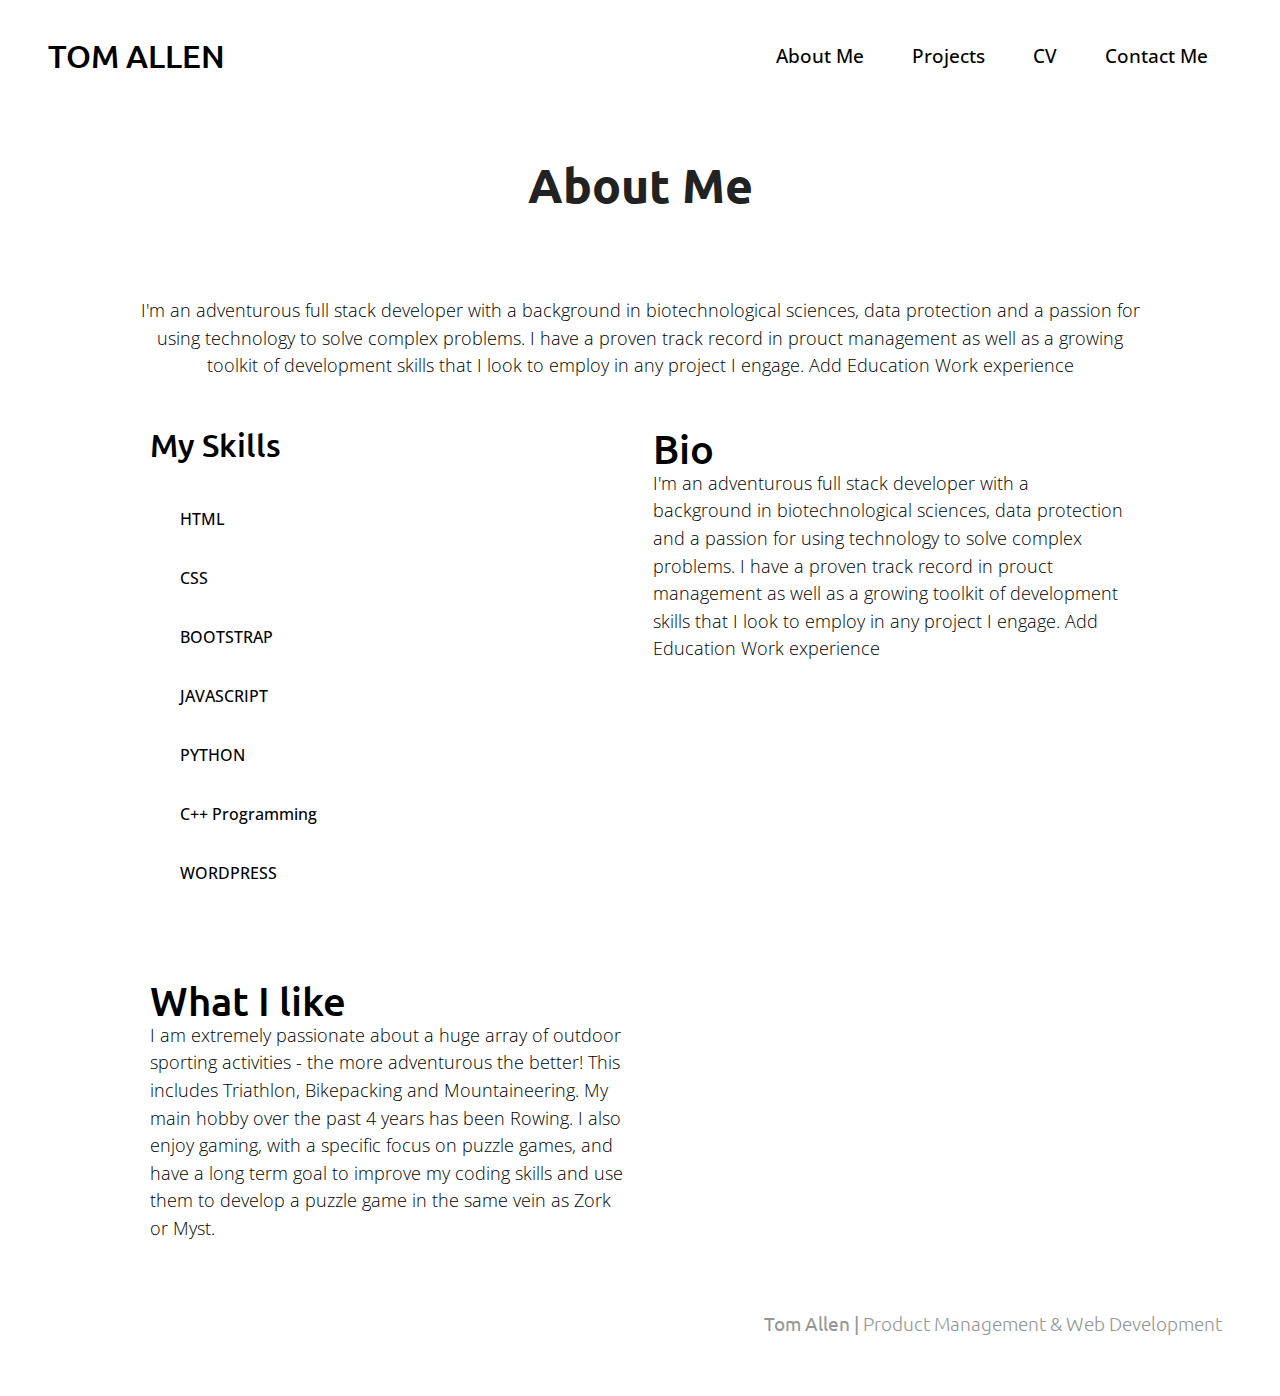
<file: about_me.html>
<!DOCTYPE html>
<html lang="en">
<head>
  <!-- Google tag (gtag.js) -->
  <script async src="https://www.googletagmanager.com/gtag/js?id=G-NHVZT6S4FH"></script>
  <script>
    window.dataLayer = window.dataLayer || [];
    function gtag() { dataLayer.push(arguments); }
    gtag('js', new Date());

    gtag('config', 'G-NHVZT6S4FH');
  </script>
  <meta charset="UTF-8">
  <meta http-equiv="X-UA-Compatible" content="IE=edge">
  <meta name="viewport" content="width=device-width, initial-scale=1">
  <title>Tom Allen - About Me</title>
  <meta name="description" content="Bio details for Tom Allen">
  <meta name="author" content="Tom Allen">

  <script src="main.js"></script>
  <link rel="stylesheet" href="https://use.fontawesome.com/releases/v5.6.3/css/all.css">
  <link rel="stylesheet" href="style.css">

  <link rel="icon" href="images/favicon.ico">
  <link rel="preconnect" href="https://fonts.googleapis.com">
  <link rel="preconnect" href="https://fonts.gstatic.com" crossorigin>
  <link href="https://fonts.googleapis.com/css2?family=Roboto:wght@100;300;500;900&display=swap" rel="stylesheet">
  <link href="https://fonts.googleapis.com/css2?family=Comfortaa&display=swap" rel="stylesheet">
</head>

<body>

  <main-nav></main-nav>
  <mobile-nav></mobile-nav>

  <div class="global-container">
    <div class="container-hero">
        <h1>About Me</h1>
    </div>
    <div class="container-content">
        <p>I'm an adventurous full stack developer with a background in biotechnological sciences,
          data protection and a passion for using technology to solve complex problems.
          I have a proven track record in prouct management as well as a growing toolkit of
          development skills that I look to employ in any project I engage.


          Add
          Education


          Work experience
        </p>
    </div>
  </div>


  <div class="global-container">
    <div class=cards-container>
      <div class="card">
        <div class="skills">
          <h2>My Skills</h2>
          <div class="skills-bar">
            <div class="bar">
              <div class="info">
                <span>HTML</span>
              </div>
              <div class="progress-line"><span class="html"></span></div>
              <div class="bar">
                <div class="info">
                  <span>CSS</span>
                </div>
                <div class="progress-line"><span class="css"></span></div>
                <div class="bar">
                  <div class="info">
                    <span>BOOTSTRAP</span>
                  </div>
                  <div class="progress-line"><span class="bootstrap"></span></div>
                  <div class="bar">
                    <div class="info">
                      <span>JAVASCRIPT</span>
                    </div>
                    <div class="progress-line"><span class="javascript"></span></div>

                    <div class="bar">
                      <div class="info">
                        <span>PYTHON</span>
                      </div>
                      <div class="progress-line"><span class="python"></span></div>

                      <div class="bar">
                        <div class="info">
                          <span>C++ Programming</span>
                        </div>
                        <div class="progress-line"><span class="c"></span></div>
                      </div>

                      <div class="bar">
                        <div class="info">
                          <span>WORDPRESS</span>
                        </div>
                        <div class="progress-line"><span class="python"></span></div>

                      </div>
                    </div>
                  </div>
                </div>
              </div>
              <div class="work-arrow-2">
                <p>
                  <a href="#my-works">Check out my work <i class="fas fa-arrow-down"></i></a>
                </p>
              </div>
            </div>
          </div>
        </div>
      </div>
      <!-- <div class=card>
        <h3>Skills</h3>
        <p>I bring a diverse blend of skills to any project. </p>

        <p>I bring a diverse blend of skills to any project. </p>

        <p>I have also worked with a number of different tools including GA4 etc etc </p>
      </div> -->

      <div class=card>
        <h3>Bio</h3>
        <p>I'm an adventurous full stack developer with a background in biotechnological sciences,
          data protection and a passion for using technology to solve complex problems.
          I have a proven track record in prouct management as well as a growing toolkit of
          development skills that I look to employ in any project I engage.


          Add
          Education


          Work experience
        </p>
      </div>

      <!-- <img id="profile-pic" src="images/profile_pic_2.jpg" alt="tomallenprofilepicture"> -->



      <div class=card>
        <h3>What I like</h3>
        <p>I am extremely passionate about a huge array of outdoor sporting activities - the more adventurous the better!
          This
          includes Triathlon, Bikepacking and Mountaineering. My main hobby over the past 4 years has been Rowing. I also
          enjoy gaming, with a specific focus on puzzle games, and have a long term goal to improve my coding skills and
          use them to develop a puzzle game in the same vein as Zork or Myst.
        </p>
      </div>


    </div>




  </div>





  <main-footer></main-footer>

</body>
</html>
</file>
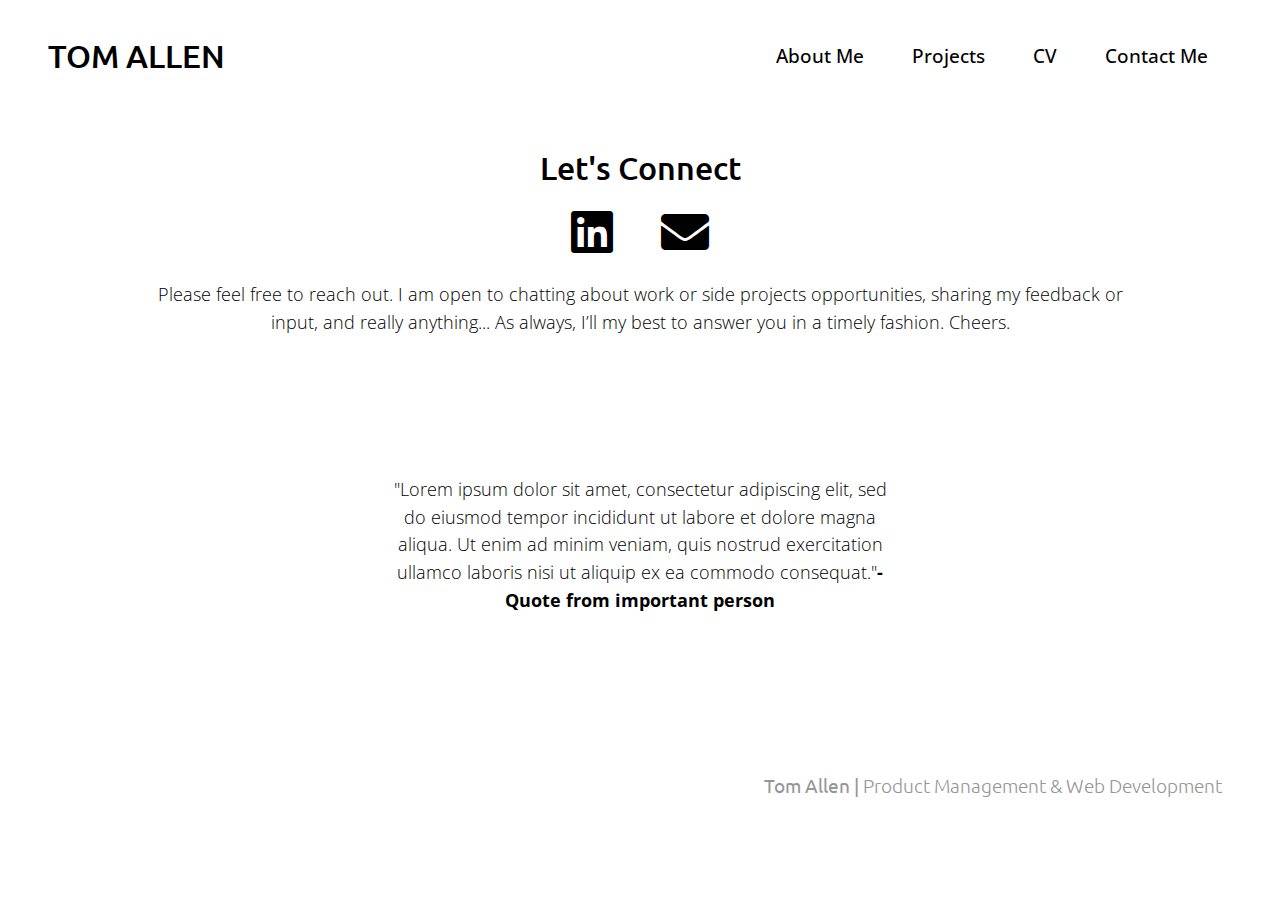
<file: contact_me.html>
<!DOCTYPE html>
<html lang="en">

<head>
  <!-- Google tag (gtag.js) -->
  <script async src="https://www.googletagmanager.com/gtag/js?id=G-NHVZT6S4FH"></script>
  <script>
    window.dataLayer = window.dataLayer || [];
    function gtag() { dataLayer.push(arguments); }
    gtag('js', new Date());

    gtag('config', 'G-NHVZT6S4FH');
  </script>
  <meta charset="UTF-8">
  <meta http-equiv="X-UA-Compatible" content="IE=edge">
  <meta name="viewport" content="width=device-width, initial-scale=1">
  <title>Tom Allen - CV</title>
  <meta name="description" content="Contact details for Tom Allen">
  <meta name="author" content="Tom Allen">
  <script src="main.js"></script>
  <link rel="stylesheet" href="https://use.fontawesome.com/releases/v5.6.3/css/all.css">
  <link rel="stylesheet" href="style.css">
  <link rel="icon" href="images/favicon.ico">
  <link rel="preconnect" href="https://fonts.googleapis.com">
  <link rel="preconnect" href="https://fonts.gstatic.com" crossorigin>
  <link href="https://fonts.googleapis.com/css2?family=Roboto:wght@100;300;500;900&display=swap" rel="stylesheet">
  <link href="https://fonts.googleapis.com/css2?family=Comfortaa&display=swap" rel="stylesheet">
</head>

<body>

  <main-nav></main-nav>
  <mobile-nav></mobile-nav>



<div class="global-container">
  <div class="container-content">
    <h2>
      Let's Connect
    </h2>
    <ul>
      <li>
        <a href="https://www.linkedin.com/in/tom-j-allen/" target="_blank">
          <i id="linkedin" class="fab fa-linkedin"></i>
        </a>
      </li>
      <li>
        <a href="mailto:thomasjamesallen91@gmail.com" target="_blank">
          <i id="email" class="fa fa-envelope"></i>
        </a>
      </li>
    </ul>
    <p>
      Please feel free to reach out.
      I am open to chatting about work or side projects opportunities, sharing my feedback or input, and really
      anything... As
      always, I’ll my best to answer you in a timely fashion. Cheers.
    </p>
  </div>
</div>


  <div class="container-quote">
    <p>"Lorem ipsum dolor sit amet, consectetur adipiscing elit, sed do eiusmod tempor incididunt ut labore et dolore
      magna
      aliqua. Ut enim ad minim veniam, quis nostrud exercitation ullamco laboris nisi ut aliquip ex ea commodo
      consequat."<span class="quotee">- Quote from important person</span></p>
  </div>



  <main-footer></main-footer>


</body>

</html>
</file>
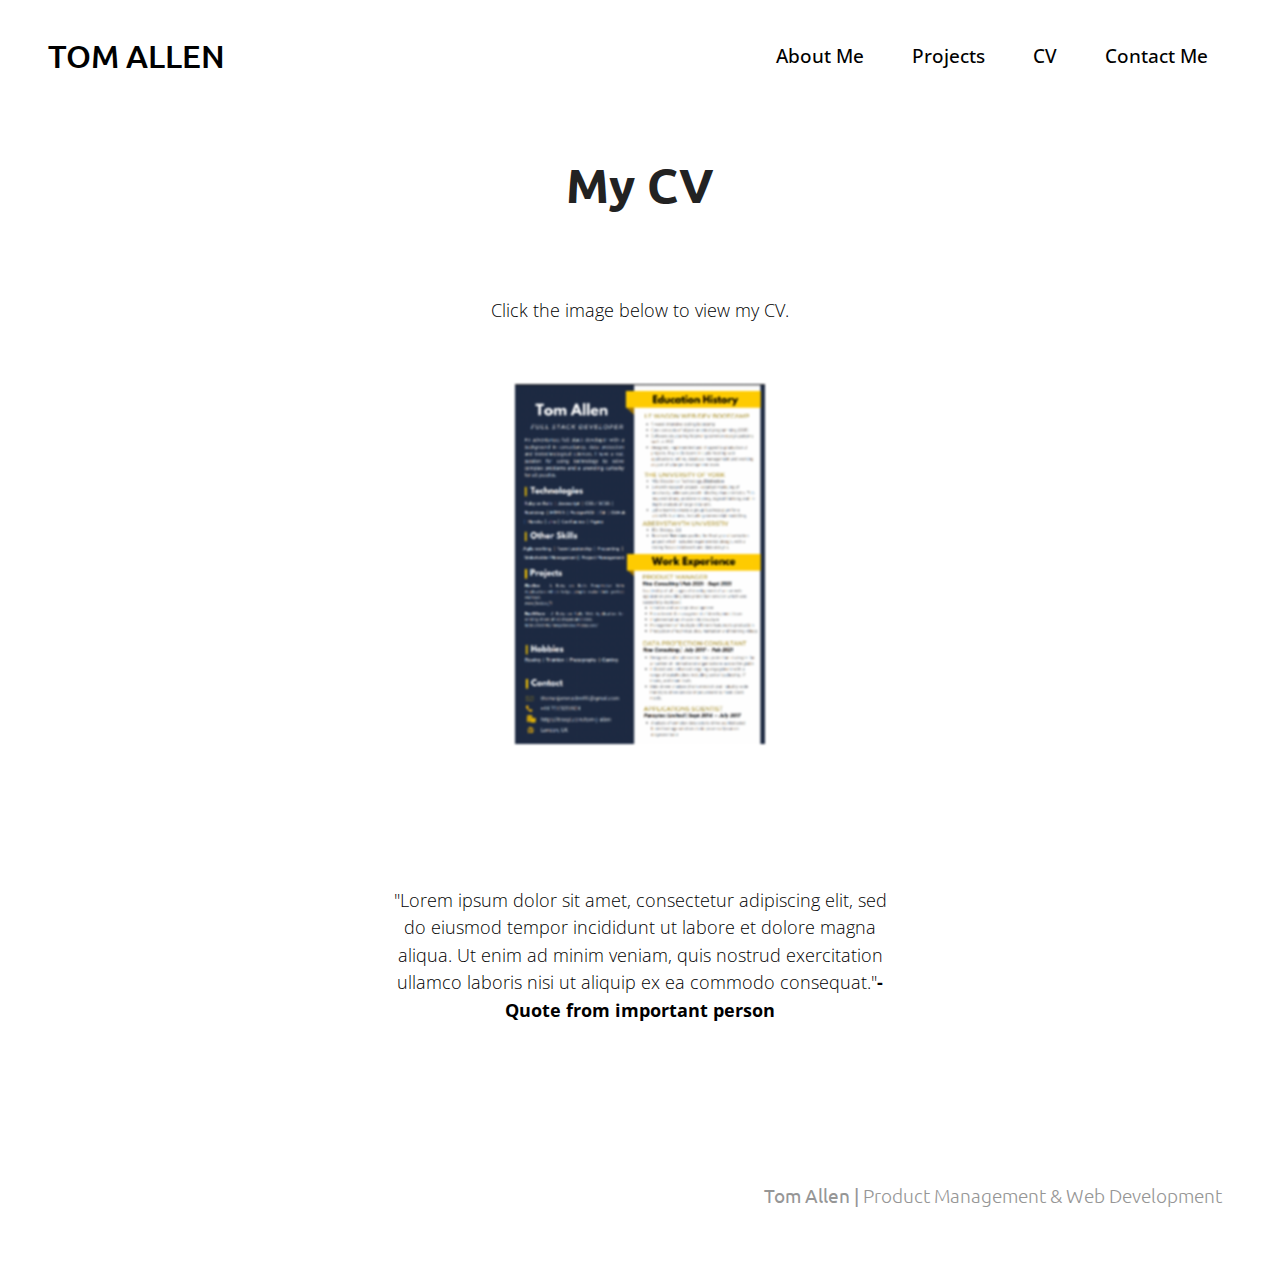
<file: cv.html>
<!DOCTYPE html>
<html lang="en">
<head>
  <!-- Google tag (gtag.js) -->
  <script async src="https://www.googletagmanager.com/gtag/js?id=G-NHVZT6S4FH"></script>
  <script>
    window.dataLayer = window.dataLayer || [];
    function gtag() { dataLayer.push(arguments); }
    gtag('js', new Date());

    gtag('config', 'G-NHVZT6S4FH');
  </script>
  <meta charset="UTF-8">
  <meta http-equiv="X-UA-Compatible" content="IE=edge">
  <meta name="viewport" content="width=device-width, initial-scale=1">
  <title>Tom Allen - CV</title>
  <meta name="description" content="Download Tom Allen's CV">
  <meta name="author" content="Tom Allen">
  <script src="main.js"></script>
  <link rel="stylesheet" href="https://use.fontawesome.com/releases/v5.6.3/css/all.css">
  <link rel="stylesheet" href="style.css">
  <link rel="icon" href="images/favicon.ico">

  <link rel="preconnect" href="https://fonts.googleapis.com">
  <link rel="preconnect" href="https://fonts.gstatic.com" crossorigin>
  <link href="https://fonts.googleapis.com/css2?family=Roboto:wght@100;300;500;900&display=swap" rel="stylesheet">
  <link href="https://fonts.googleapis.com/css2?family=Comfortaa&display=swap" rel="stylesheet">
</head>

<body>
    <main-nav></main-nav>
    <mobile-nav></mobile-nav>



    <div class="container-hero">
      <h1>My CV</h1>
    </div>

    <div class="container-content">
      <p>Click the image below to view my CV.</p>

      <a href="images/TJA_CV.pdf" target="_blank">
        <img src="images/TJA_CV_thumb.png" alt="Tom Allen CV image" class="cv-download-img">
        <!-- <p id="caption">Last Updated: April 2023</p> -->
      </a>
    </div>

    <div class="container-quote">
      <p>"Lorem ipsum dolor sit amet, consectetur adipiscing elit, sed do eiusmod tempor incididunt ut labore et dolore magna
      aliqua. Ut enim ad minim veniam, quis nostrud exercitation ullamco laboris nisi ut aliquip ex ea commodo consequat."<span class="quotee">- Quote from important person</span></p>
    </div>



    <main-footer></main-footer>

</body>
</html>
</file>
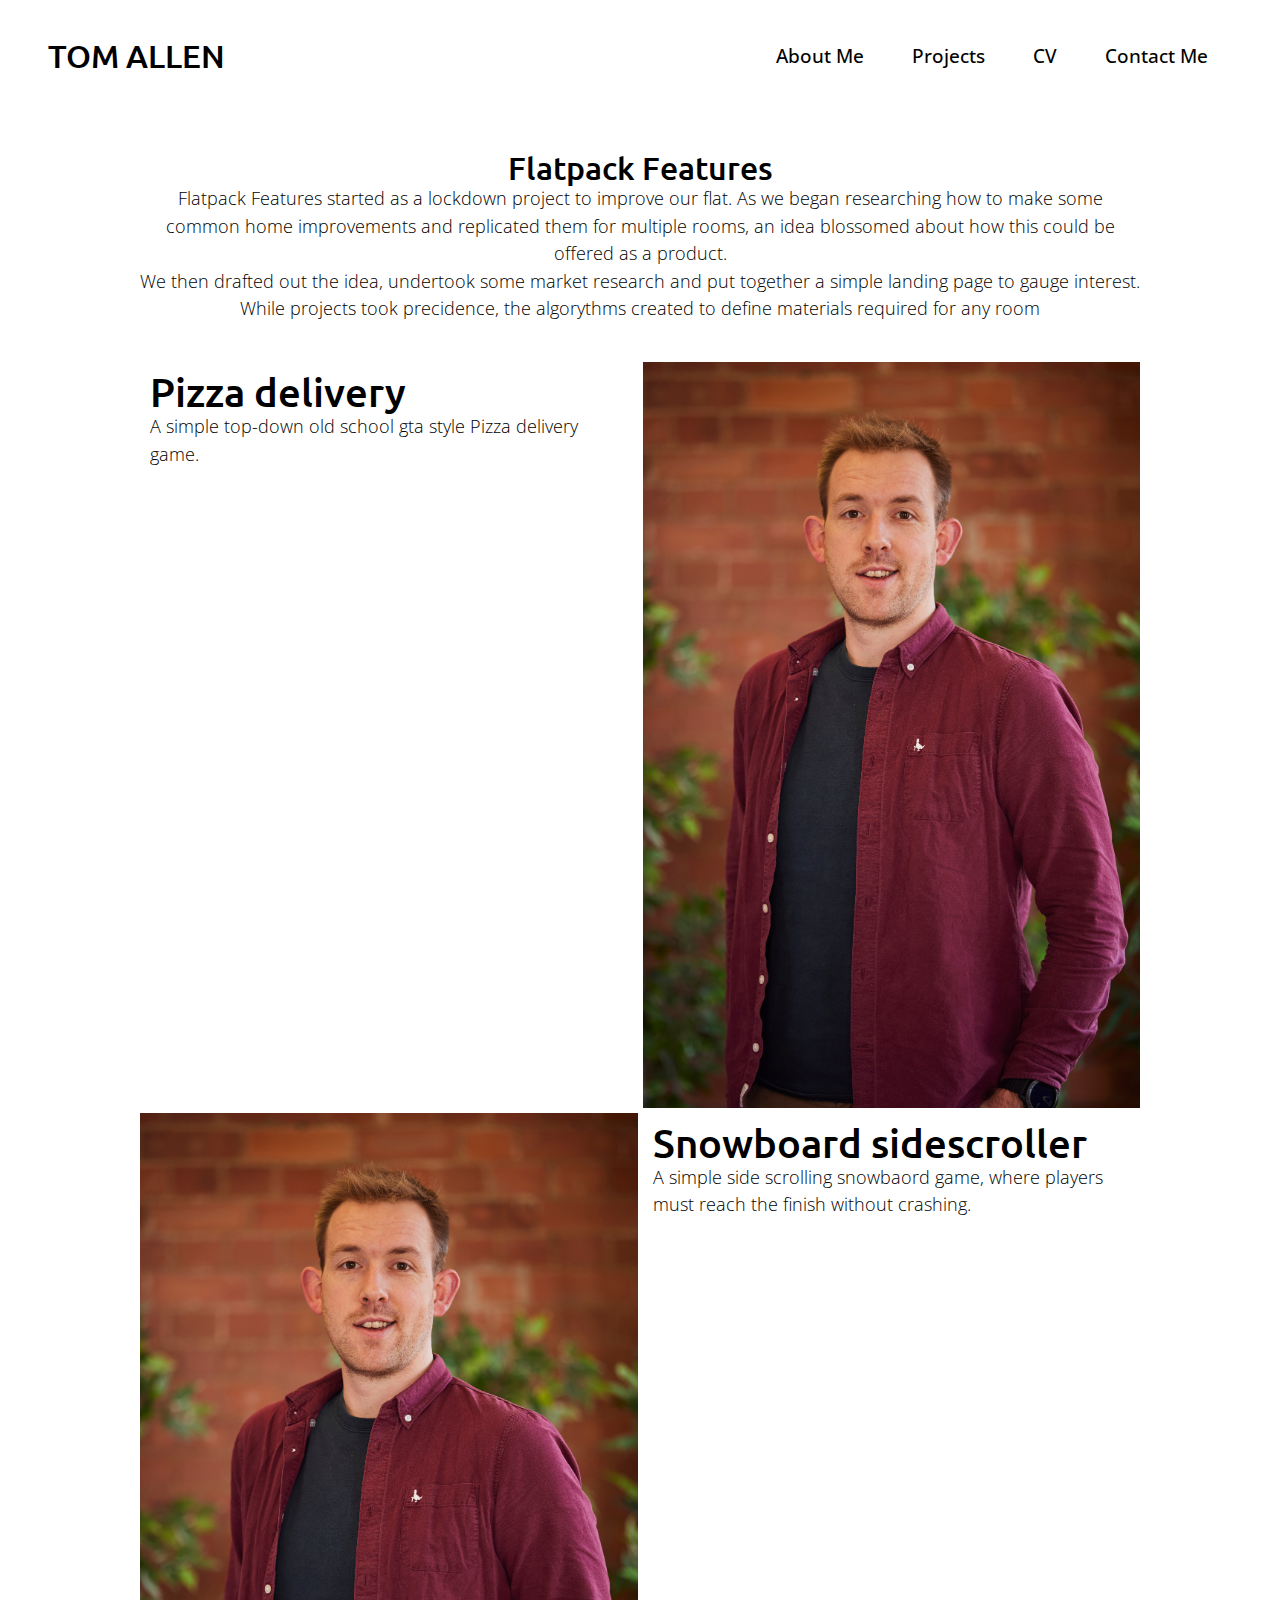
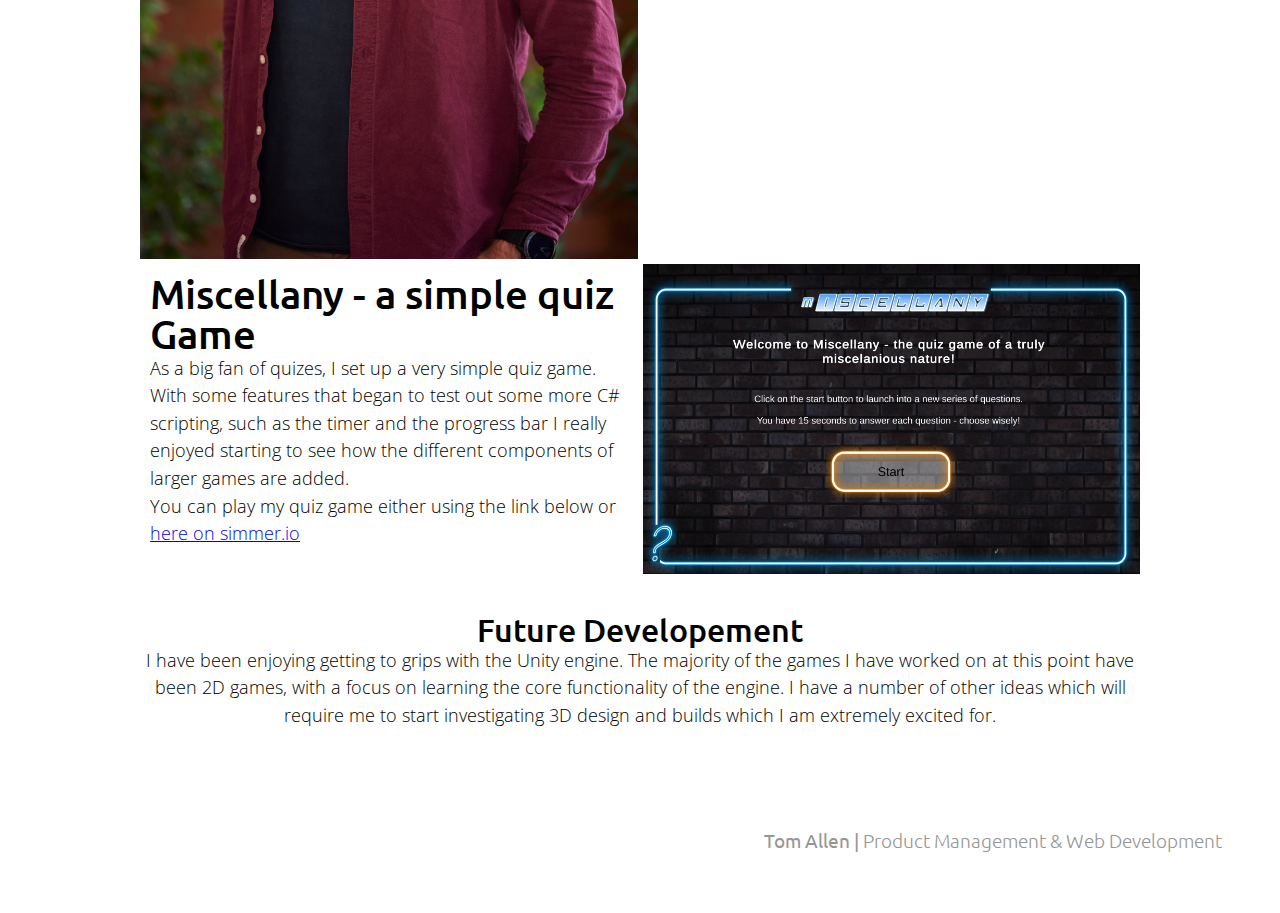
<file: flatpack.html>
<!DOCTYPE html>
<html lang="en">

<head>
  <!-- Google tag (gtag.js) -->
  <script async src="https://www.googletagmanager.com/gtag/js?id=G-NHVZT6S4FH"></script>
  <script>
    window.dataLayer = window.dataLayer || [];
    function gtag() { dataLayer.push(arguments); }
    gtag('js', new Date());

    gtag('config', 'G-NHVZT6S4FH');
  </script>
  <meta charset="UTF-8">
  <meta http-equiv="X-UA-Compatible" content="IE=edge">
  <meta name="viewport" content="width=device-width, initial-scale=1">
  <title>Tom Allen - Projects - Flatpack Features</title>
  <meta name="description" content="Details about the Flatpack Features project">
  <meta name="author" content="Tom Allen">
  <script src="main.js"></script>

  <link rel="stylesheet" href="https://use.fontawesome.com/releases/v5.6.3/css/all.css">
  <link rel="stylesheet" href="style.css">
  <link rel="icon" href="images/favicon.ico">

  <link rel="preconnect" href="https://fonts.googleapis.com">
  <link rel="preconnect" href="https://fonts.gstatic.com" crossorigin>
  <link href="https://fonts.googleapis.com/css2?family=Roboto:wght@100;300;500;900&display=swap" rel="stylesheet">
  <link href="https://fonts.googleapis.com/css2?family=Comfortaa&display=swap" rel="stylesheet">
</head>

<body>

  <main-nav></main-nav>
  <mobile-nav></mobile-nav>


  <div class="global-container">
    <div class="container-content">
      <h2>
        Flatpack Features
      </h2>

      <p>Flatpack Features started as a lockdown project to improve our flat. As
        we began researching how to make some common home improvements and replicated
      them for multiple rooms, an idea blossomed about how this could be offered as a product.
     </p>
     <p>
      We then drafted out the idea, undertook some market research and put together a simple
      landing page to gauge interest.
     </p>
     <p>While projects took precidence, the algorythms created to define materials required for
      any room
     </p>

    </div>
  </div>

  <div class="global-container">
    <div class=cards-container>
      <div class=card>
        <h3>Pizza delivery</h3>
        <p>A simple top-down old school gta style Pizza delivery game.</p>
      </div>

      <img class="game-img" src="/images/profile_2.jpg" alt="tomallenprofile">

      <img class="game-img" src="/images/profile_2.jpg" alt="tomallenprofile">
      <div class=card>
        <h3>Snowboard sidescroller</h3>
        <p>A simple side scrolling snowbaord game, where players must
        reach the finish without crashing.</p>
      </div>


      <div class=card>
        <h3>Miscellany - a simple quiz Game</h3>
        <p>
          As a big fan of quizes, I set up a very simple quiz game. With some features that began to
          test out some more C# scripting, such as the timer and the progress bar I really enjoyed
          starting to see how the different components of larger games are added.
        </p>
        <p>You can play my quiz game either using the link below or
           <a href="https://i.simmer.io/@TomJAllen/miscellany">here on simmer.io</a>
        </p>
      </div>

        <img class="game-img" src="/images/quiz_game.png" alt="quizgamestart">

    </div>
  </div>

  <div class="container-content">
    <h2>
      Future Developement
    </h2>

    <p>
      I have been enjoying getting to grips with the Unity engine. The majority of the games
      I have worked on at this point have been 2D games, with a focus on learning the core
      functionality of the engine. I have a number of other ideas which will require me to start
      investigating 3D design and builds which I am extremely excited for.

    </p>

  </div>





  <main-footer></main-footer>


</body>

</html>
</file>
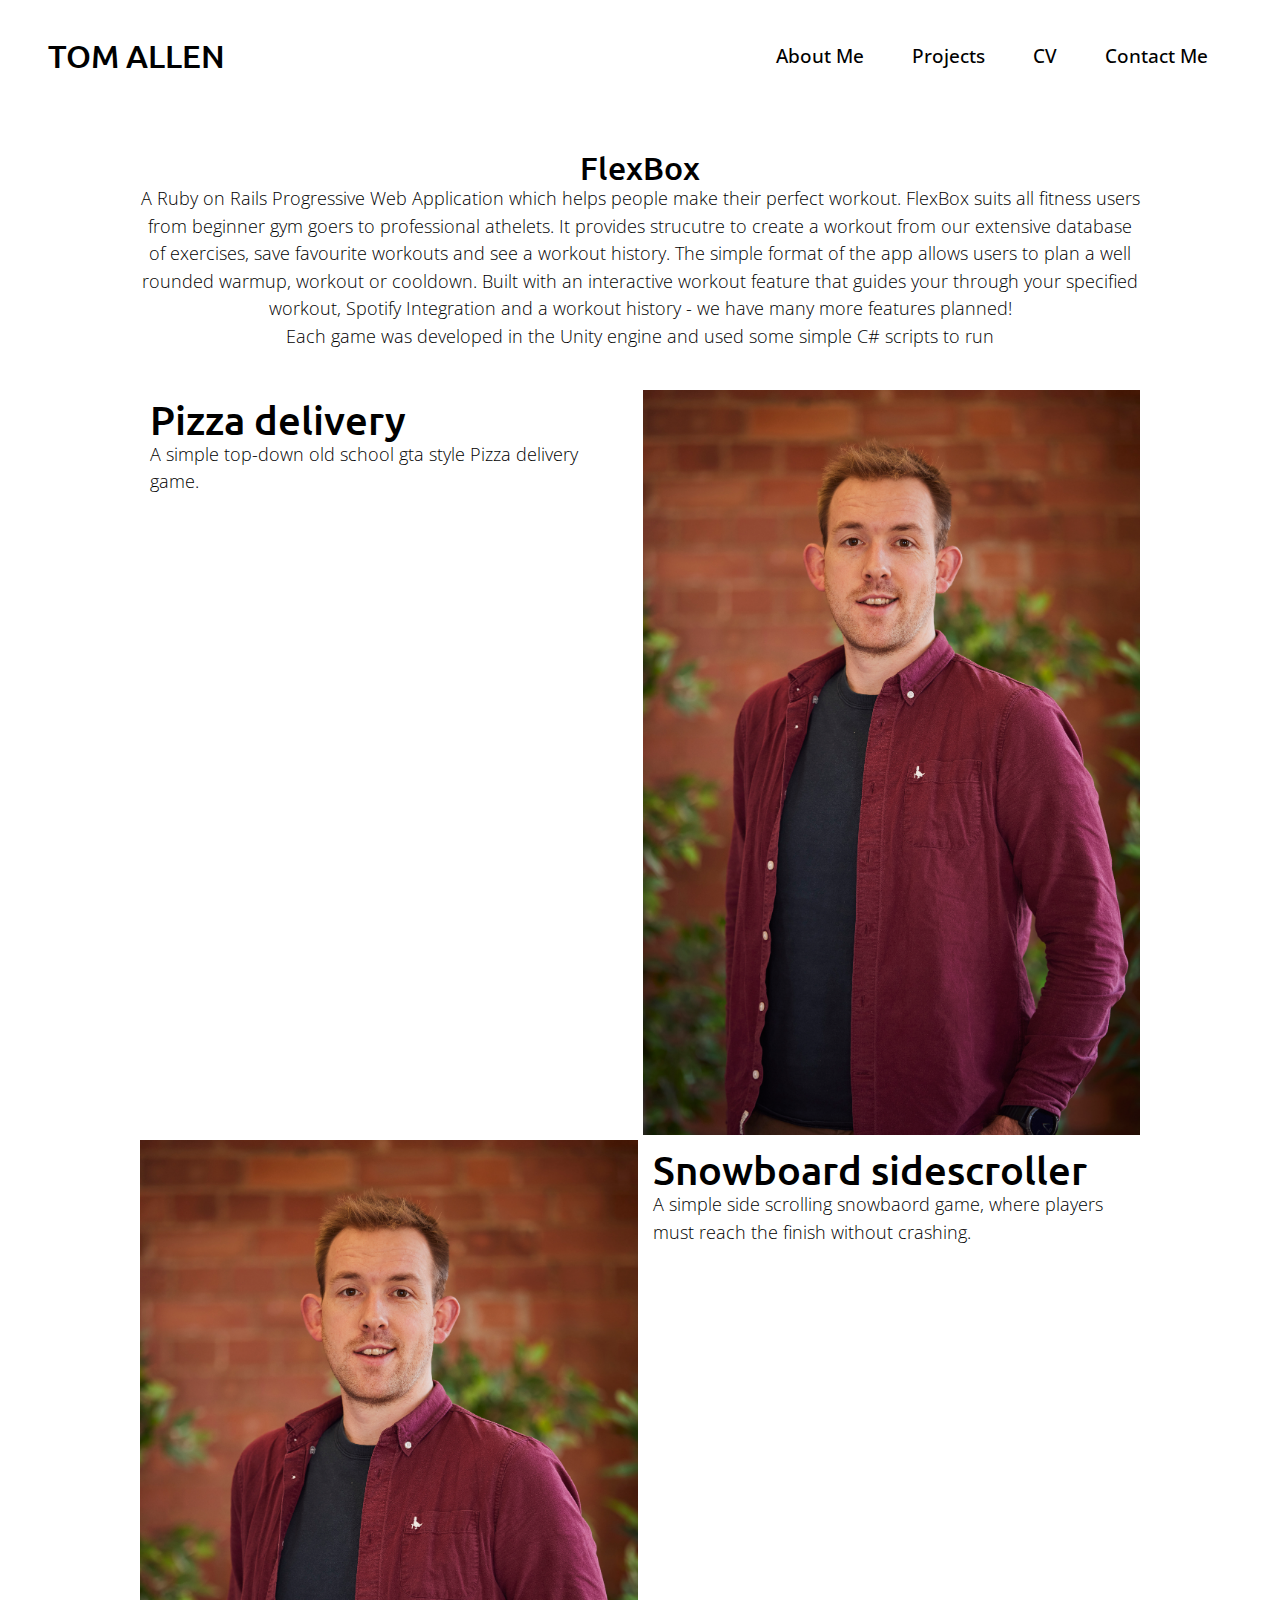
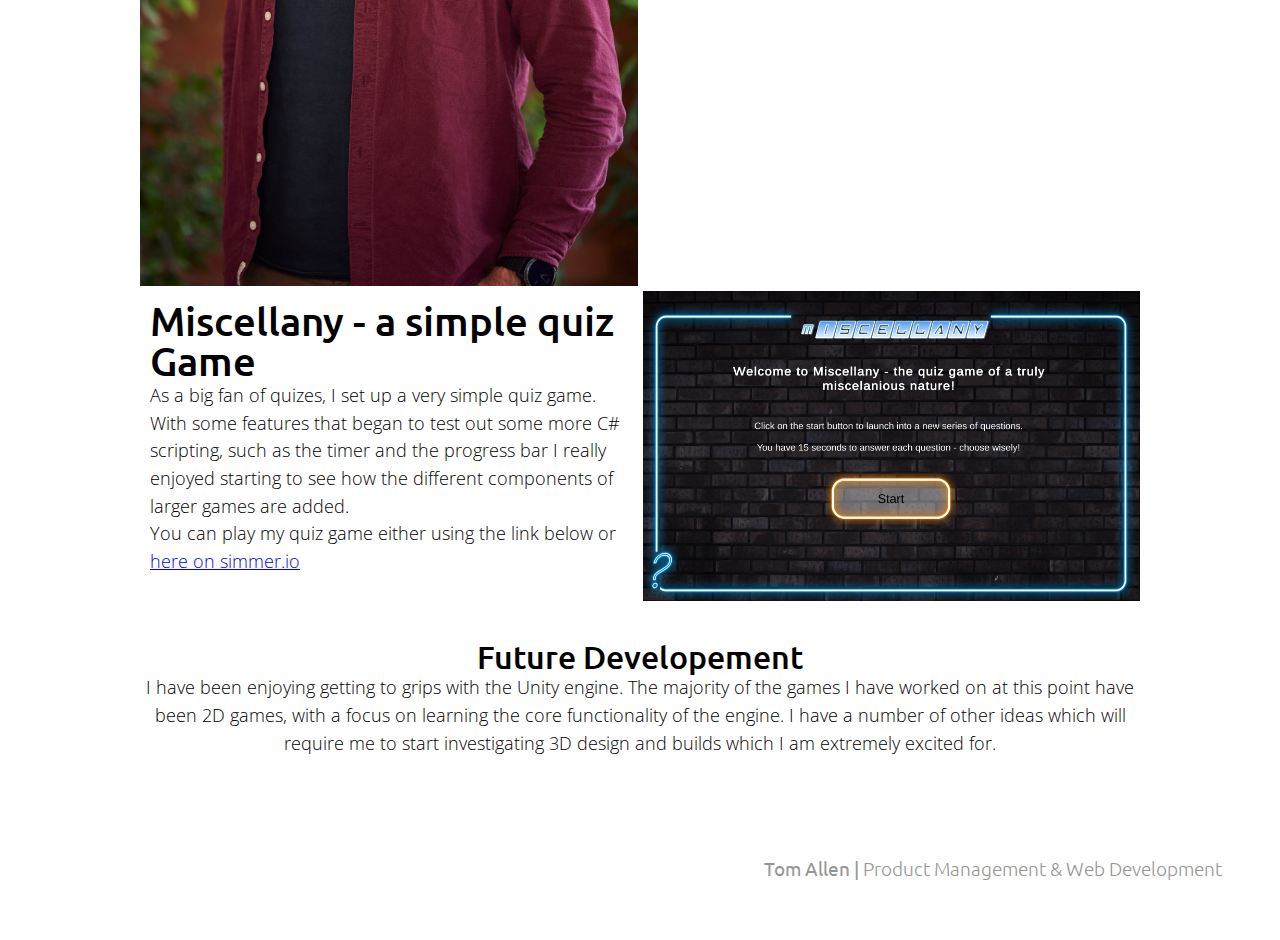
<file: flexbox.html>
<!DOCTYPE html>
<html lang="en">

<head>
  <!-- Google tag (gtag.js) -->
  <script async src="https://www.googletagmanager.com/gtag/js?id=G-NHVZT6S4FH"></script>
  <script>
    window.dataLayer = window.dataLayer || [];
    function gtag() { dataLayer.push(arguments); }
    gtag('js', new Date());

    gtag('config', 'G-NHVZT6S4FH');
  </script>
  <meta charset="UTF-8">
  <meta http-equiv="X-UA-Compatible" content="IE=edge">
  <meta name="viewport" content="width=device-width, initial-scale=1">
  <title>Tom Allen - Projects - Flexbox</title>
  <meta name="description" content="Details about the FlexBox project">
  <meta name="author" content="Tom Allen">
  <script src="main.js"></script>

  <link rel="stylesheet" href="https://use.fontawesome.com/releases/v5.6.3/css/all.css">
  <link rel="stylesheet" href="style.css">
  <link rel="icon" href="images/favicon.ico">

  <link rel="preconnect" href="https://fonts.googleapis.com">
  <link rel="preconnect" href="https://fonts.gstatic.com" crossorigin>
  <link href="https://fonts.googleapis.com/css2?family=Roboto:wght@100;300;500;900&display=swap" rel="stylesheet">
  <link href="https://fonts.googleapis.com/css2?family=Comfortaa&display=swap" rel="stylesheet">
</head>

<body>

  <main-nav></main-nav>
  <mobile-nav></mobile-nav>


  <div class="global-container">
    <div class="container-content">
      <h2>
        FlexBox
      </h2>

      <p>A Ruby on Rails Progressive Web Application which helps people make their perfect workout.

      FlexBox suits all fitness users from beginner gym goers to professional athelets. It provides strucutre to create a
      workout from our extensive database of exercises, save favourite workouts and see a workout history. The simple
      format
      of the app allows users to plan a well rounded warmup, workout or cooldown.

      Built with an interactive workout feature that guides your through your specified workout, Spotify Integration and a
      workout history - we have many more features planned!
      </p>
      <p>Each game was developed in the Unity engine and used some simple C# scripts to run</p>

    </div>
  </div>

  <div class="global-container">
    <div class=cards-container>
      <div class=card>
        <h3>Pizza delivery</h3>
        <p>A simple top-down old school gta style Pizza delivery game.</p>
      </div>

      <img class="game-img" src="/images/profile_pic_2.jpg" alt="tomallenprofile">

      <img class="game-img" src="/images/profile_pic_2.jpg" alt="tomallenprofile">
      <div class=card>
        <h3>Snowboard sidescroller</h3>
        <p>A simple side scrolling snowbaord game, where players must
        reach the finish without crashing.</p>
      </div>


      <div class=card>
        <h3>Miscellany - a simple quiz Game</h3>
        <p>
          As a big fan of quizes, I set up a very simple quiz game. With some features that began to
          test out some more C# scripting, such as the timer and the progress bar I really enjoyed
          starting to see how the different components of larger games are added.
        </p>
        <p>You can play my quiz game either using the link below or
           <a href="https://i.simmer.io/@TomJAllen/miscellany">here on simmer.io</a>
        </p>
      </div>

        <img class="game-img" src="/images/quiz_game.png" alt="quizgamestart">

    </div>
  </div>

  <div class="container-content">
    <h2>
      Future Developement
    </h2>

    <p>
      I have been enjoying getting to grips with the Unity engine. The majority of the games
      I have worked on at this point have been 2D games, with a focus on learning the core
      functionality of the engine. I have a number of other ideas which will require me to start
      investigating 3D design and builds which I am extremely excited for.

    </p>

  </div>





  <main-footer></main-footer>


</body>

</html>
</file>
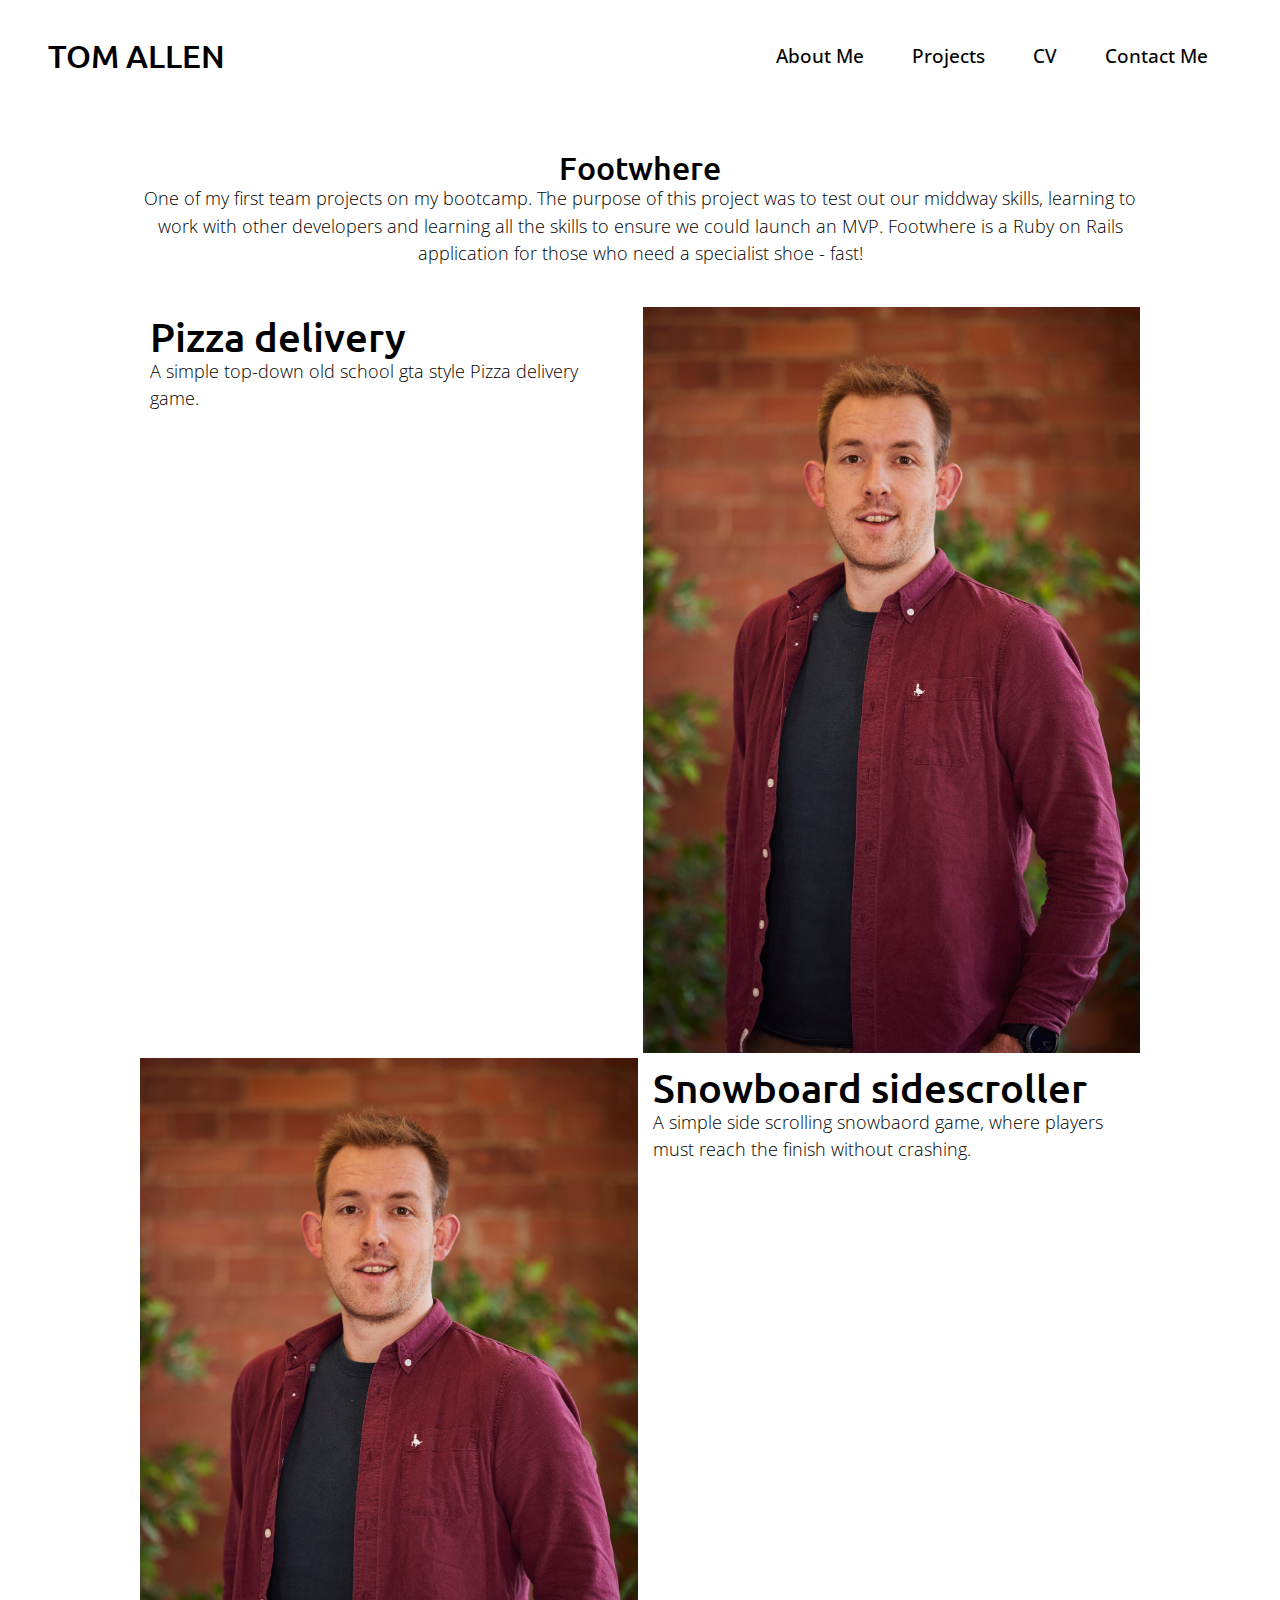
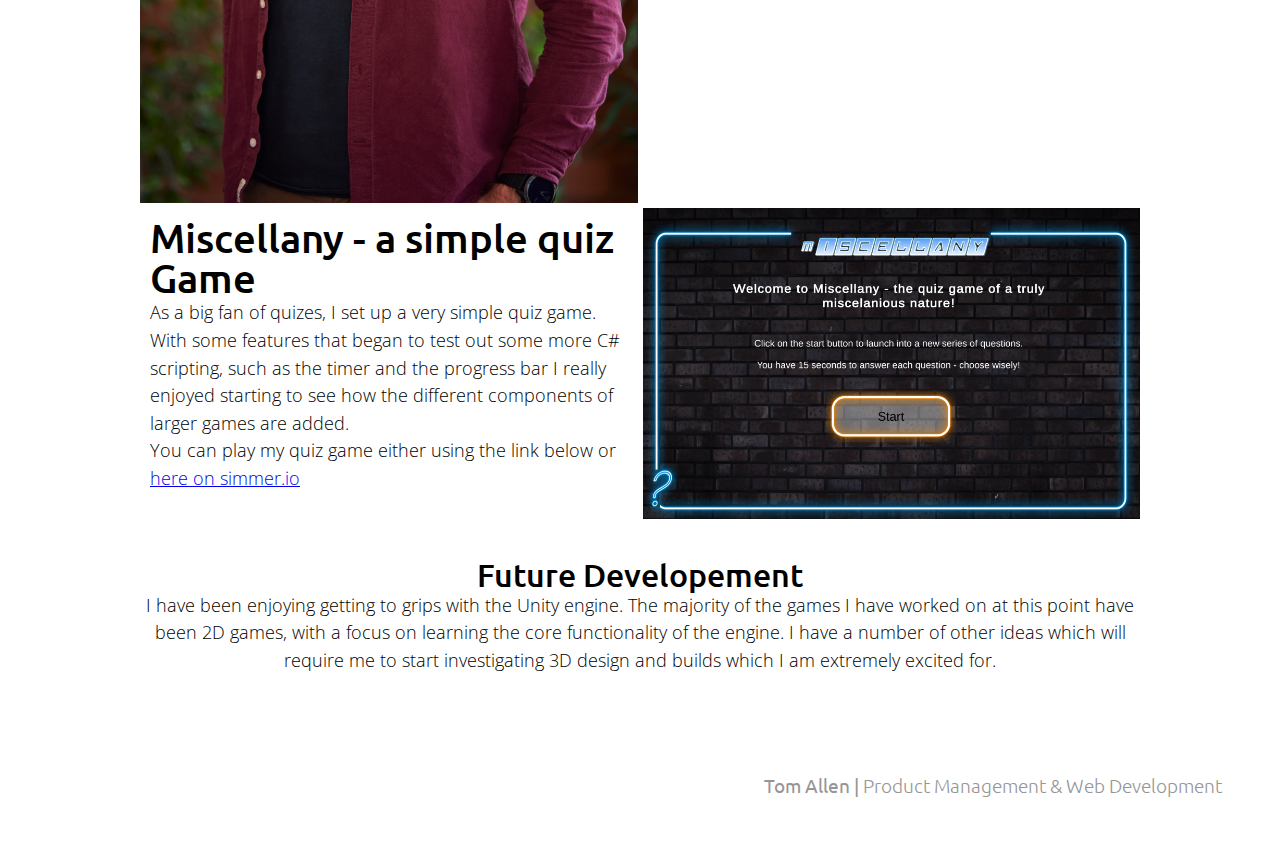
<file: footwhere.html>
<!DOCTYPE html>
<html lang="en">

<head>
  <!-- Google tag (gtag.js) -->
  <script async src="https://www.googletagmanager.com/gtag/js?id=G-NHVZT6S4FH"></script>
  <script>
    window.dataLayer = window.dataLayer || [];
    function gtag() { dataLayer.push(arguments); }
    gtag('js', new Date());

    gtag('config', 'G-NHVZT6S4FH');
  </script>
  <meta charset="UTF-8">
  <meta http-equiv="X-UA-Compatible" content="IE=edge">
  <meta name="viewport" content="width=device-width, initial-scale=1">
  <title>Tom Allen - Projects - Footwhere</title>
  <meta name="description" content="Details about the FootWhere project">
  <meta name="author" content="Tom Allen">
  <script src="main.js"></script>

  <link rel="stylesheet" href="https://use.fontawesome.com/releases/v5.6.3/css/all.css">
  <link rel="stylesheet" href="style.css">
  <link rel="icon" href="images/favicon.ico">

  <link rel="preconnect" href="https://fonts.googleapis.com">
  <link rel="preconnect" href="https://fonts.gstatic.com" crossorigin>
  <link href="https://fonts.googleapis.com/css2?family=Roboto:wght@100;300;500;900&display=swap" rel="stylesheet">
  <link href="https://fonts.googleapis.com/css2?family=Comfortaa&display=swap" rel="stylesheet">
</head>

<body>

  <main-nav></main-nav>
  <mobile-nav></mobile-nav>


  <div class="global-container">
    <div class="container-content">
      <h2>
        Footwhere
      </h2>

      <p>One of my first team projects on my bootcamp. The purpose of this project
        was to test out our middway skills, learning to work with other developers
        and learning all the skills to ensure we could launch an MVP.
        Footwhere is a Ruby on Rails application for those who need a specialist shoe - fast!</p>

    </div>
  </div>

  <div class="global-container">
    <div class=cards-container>
      <div class=card>
        <h3>Pizza delivery</h3>
        <p>A simple top-down old school gta style Pizza delivery game.</p>
      </div>

      <img class="game-img" src="/images/profile_2.jpg" alt="tomallenprofile">

      <img class="game-img" src="/images/profile_2.jpg" alt="tomallenprofile">
      <div class=card>
        <h3>Snowboard sidescroller</h3>
        <p>A simple side scrolling snowbaord game, where players must
        reach the finish without crashing.</p>
      </div>


      <div class=card>
        <h3>Miscellany - a simple quiz Game</h3>
        <p>
          As a big fan of quizes, I set up a very simple quiz game. With some features that began to
          test out some more C# scripting, such as the timer and the progress bar I really enjoyed
          starting to see how the different components of larger games are added.
        </p>
        <p>You can play my quiz game either using the link below or
           <a href="https://i.simmer.io/@TomJAllen/miscellany">here on simmer.io</a>
        </p>
      </div>

        <img class="game-img" src="/images/quiz_game.png" alt="quizgamestart">

    </div>
  </div>

  <div class="container-content">
    <h2>
      Future Developement
    </h2>

    <p>
      I have been enjoying getting to grips with the Unity engine. The majority of the games
      I have worked on at this point have been 2D games, with a focus on learning the core
      functionality of the engine. I have a number of other ideas which will require me to start
      investigating 3D design and builds which I am extremely excited for.

    </p>

  </div>





  <main-footer></main-footer>


</body>

</html>
</file>
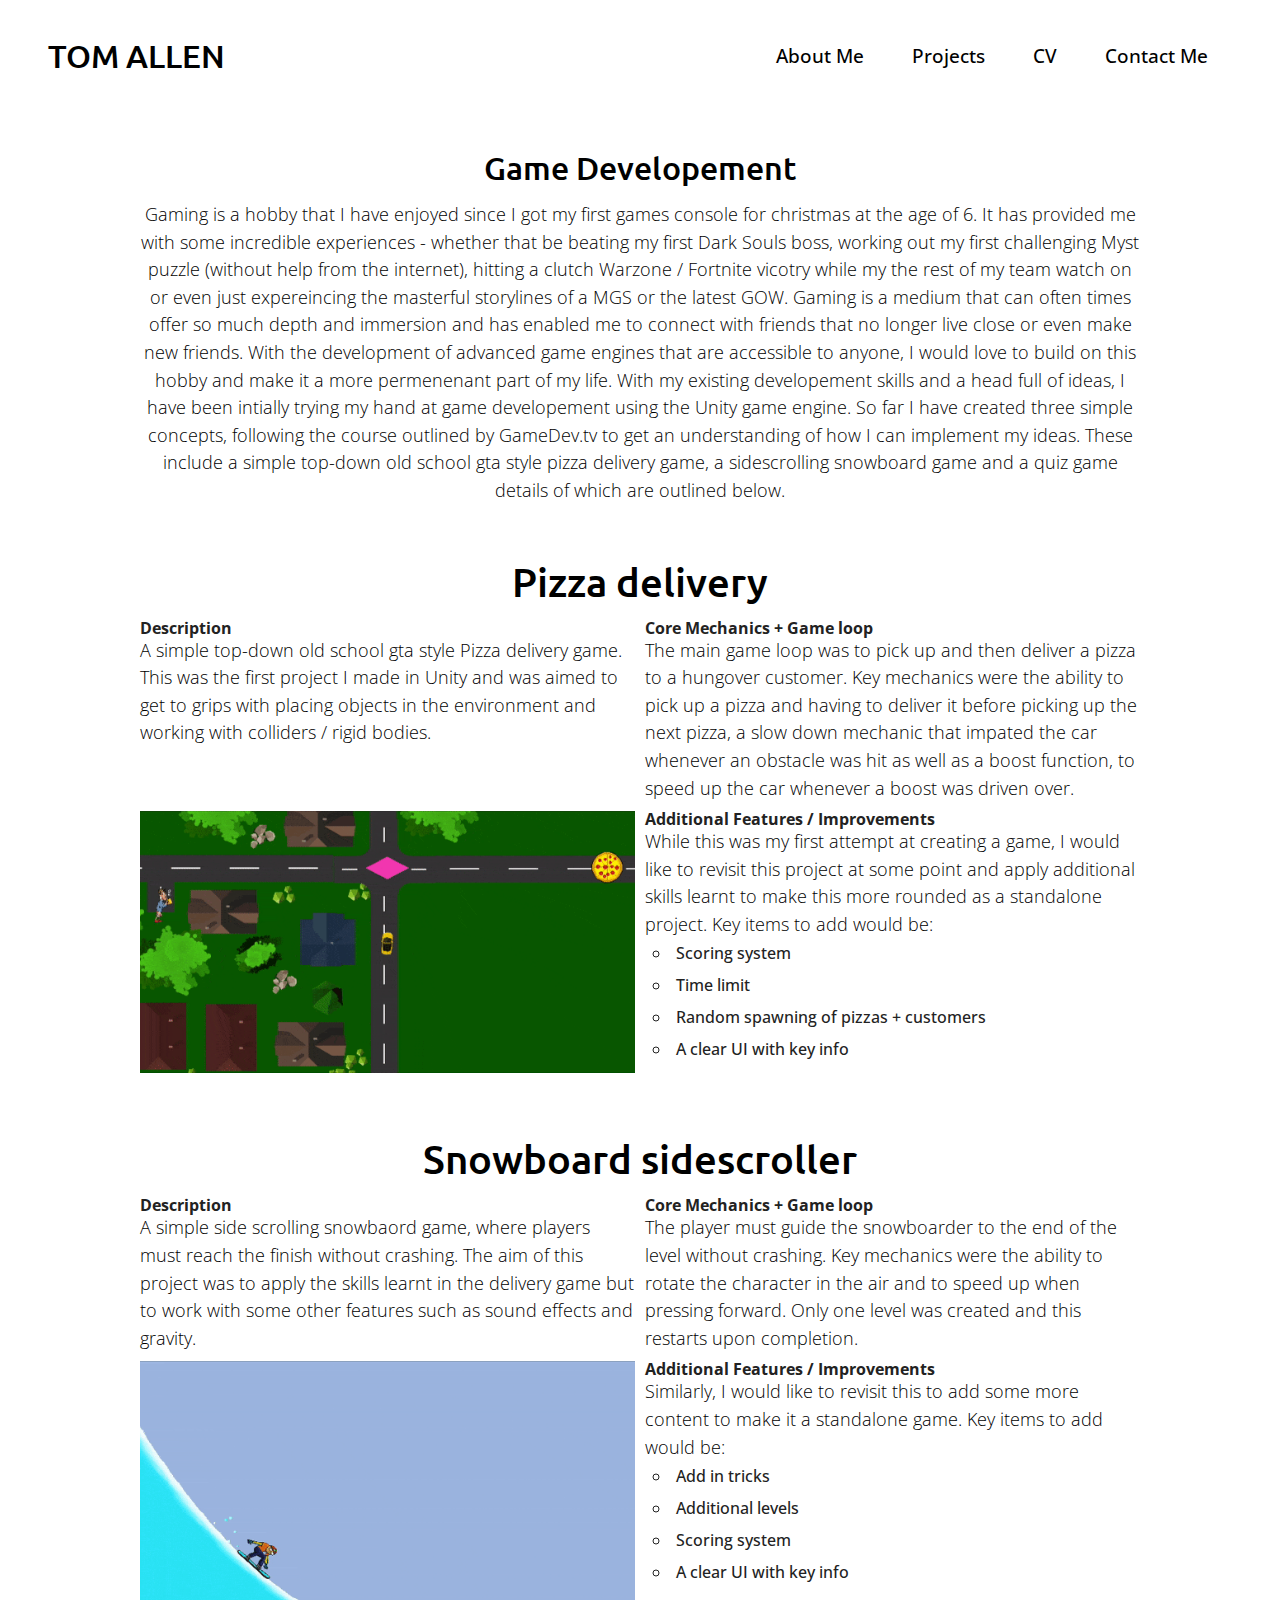
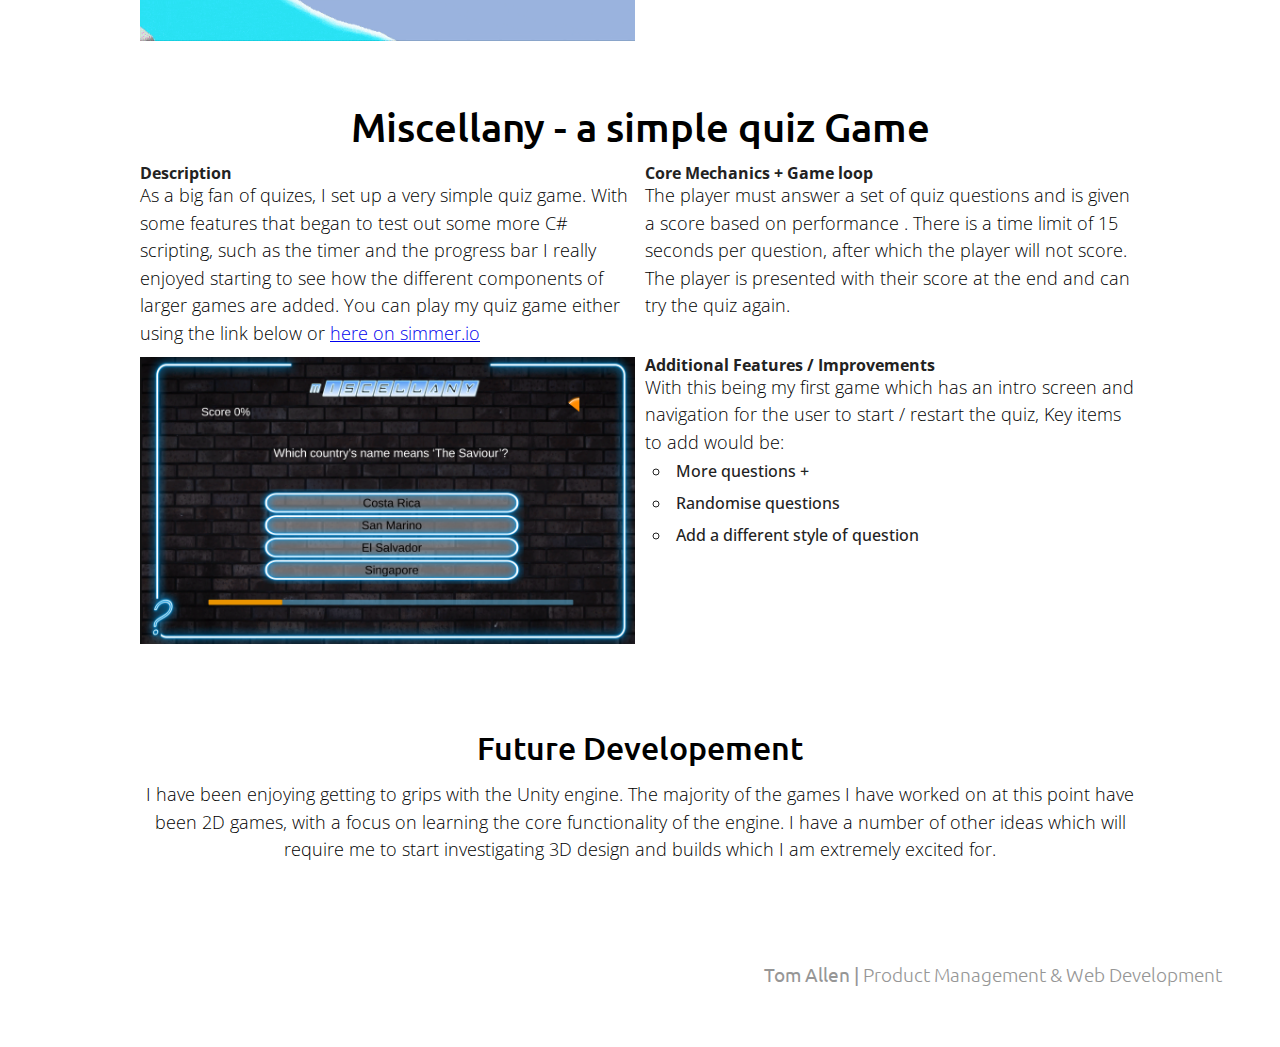
<file: game_development.html>
<!DOCTYPE html>
<html lang="en">

<head>
  <!-- Google tag (gtag.js) -->
  <script async src="https://www.googletagmanager.com/gtag/js?id=G-NHVZT6S4FH"></script>
  <script>
    window.dataLayer = window.dataLayer || [];
    function gtag() { dataLayer.push(arguments); }
    gtag('js', new Date());

    gtag('config', 'G-NHVZT6S4FH');
  </script>
  <meta charset="UTF-8">
  <meta http-equiv="X-UA-Compatible" content="IE=edge">
  <meta name="viewport" content="width=device-width, initial-scale=1">
  <title>Tom Allen - Projects - Game Development</title>
  <meta name="description" content="Tom Allen's game development projects">
  <meta name="author" content="Tom Allen">

  <script src="main.js"></script>

  <link rel="stylesheet" href="https://use.fontawesome.com/releases/v5.6.3/css/all.css">
  <link rel="stylesheet" href="style.css">
  <link rel="icon" href="images/favicon.ico">

  <link rel="preconnect" href="https://fonts.googleapis.com">
  <link rel="preconnect" href="https://fonts.gstatic.com" crossorigin>
  <link href="https://fonts.googleapis.com/css2?family=Roboto:wght@100;300;500;900&display=swap" rel="stylesheet">
  <link href="https://fonts.googleapis.com/css2?family=Comfortaa&display=swap" rel="stylesheet">
</head>

<body>

  <main-nav></main-nav>
  <mobile-nav></mobile-nav>


  <div class="global-container">
    <div class="container-content">
      <h2>
        Game Developement
      </h2>
      <br>
      <p>
        Gaming is a hobby that I have enjoyed since I got my first games console for christmas
        at the age of 6. It has provided me with some incredible experiences - whether that be
        beating my first Dark Souls boss, working out my first challenging Myst puzzle (without help
        from the internet), hitting a clutch Warzone / Fortnite vicotry while my the rest of my
        team watch on or even just expereincing the masterful storylines of a MGS or the latest GOW.
        Gaming is a medium that can often times offer so much depth and immersion and has enabled me
        to connect with friends that no longer live close or even make new friends.

        With the development of advanced game engines that are accessible to anyone, I would love to
        build on this hobby and make it a more permenenant part of my life. With my existing
        developement skills and a head full of ideas, I have been intially trying my hand at game
        developement using the Unity game engine. So far I have created
        three simple concepts, following the course outlined by GameDev.tv to get an understanding of
        how I can implement my ideas. These include a simple top-down old school gta style pizza delivery game,
        a sidescrolling snowboard game and a quiz game details of which are outlined below.
      </p>
    </div>
  </div>

  <div class="global-container">
    <div class=games-container>

      <h3 class="game-title">Pizza delivery</h3>
      <div class=game>
        <div>
          <h4>Description</h4>
          <p>A simple top-down old school gta style Pizza delivery game. This was the
            first project I made in Unity and was aimed to get to grips with placing objects
            in the environment and working with colliders / rigid bodies.
          </p>
        </div>
        <div>
          <h4>Core Mechanics + Game loop</h4>
          <p>The main game loop was to pick up and then deliver a pizza to a hungover customer.
            Key mechanics were the ability to pick up a pizza and having to deliver it before
            picking up the next pizza, a slow down mechanic that impated the car whenever an
            obstacle was hit as well as a boost function, to speed up the car whenever a boost
            was driven over.
          </p>
        </div>

        <img class="game-img" src="images/pizza_delivery_clip.gif" alt="Pizza Delivery game clip">


        <div>
          <h4>Additional Features / Improvements</h4>
          <p>While this was my first attempt at creating a game, I would like to revisit this
            project at some point and apply additional skills learnt to make this more rounded
            as a standalone project.
            Key items to add would be:
          </p>
          <ul>
            <li>Scoring system</li>
            <li>Time limit</li>
            <li>Random spawning of pizzas + customers</li>
            <li>A clear UI with key info</li>
          </ul>
        </div>

      </div>

      <br><br><br>


      <h3 class="game-title">Snowboard sidescroller</h3>
      <div class=game>
        <div>
          <h4>Description</h4>
          <p>A simple side scrolling snowbaord game, where players must reach the finish
            without crashing. The aim of this project was to apply the skills learnt in the
            delivery game but to work with some other features such as sound effects and
            gravity.
          </p>
        </div>
        <div>
          <h4>Core Mechanics + Game loop</h4>
          <p>The player must guide the snowboarder to the end of the level without crashing.
            Key mechanics were the ability to rotate the character in the air and to speed up
            when pressing forward. Only one level was created and this restarts upon completion.
          </p>
        </div>
        <img class="game-img" src="images/snowboard_clip.gif" alt="Snowbard game clip">
        <div>
          <h4>Additional Features / Improvements</h4>
          <p>Similarly, I would like to revisit this to add some more content to make it a
            standalone game.
            Key items to add would be:
          </p>
          <ul>
            <li>Add in tricks</li>
            <li>Additional levels</li>
            <li>Scoring system</li>
            <li>A clear UI with key info</li>
          </ul>
        </div>

      </div>


      <br><br><br>

      <h3 class="game-title">Miscellany - a simple quiz Game</h3>
      <div class=game>
        <div>
          <h4>Description</h4>
          <p>
            As a big fan of quizes, I set up a very simple quiz game. With some features that began to
            test out some more C# scripting, such as the timer and the progress bar I really enjoyed
            starting to see how the different components of larger games are added.
            You can play my quiz game either using the link below or
            <a href="https://i.simmer.io/@TomJAllen/miscellany">here on simmer.io</a>
          </p>
        </div>
        <div>
          <h4>Core Mechanics + Game loop</h4>
          <p>The player must answer a set of quiz questions and is given a score based on performance
            . There is a time limit of 15 seconds per question, after which the player will not score.
            The player is presented with their score at the end and can try the quiz again.
          </p>
        </div>
        <img class="game-img" src="images/quiz_game_3.png" alt="Quiz Game Screenshot">
        <div>
          <h4>Additional Features / Improvements</h4>
          <p>With this being my first game which has an intro screen and navigation for the user
            to start / restart the quiz,
            Key items to add would be:
          </p>
          <ul>
            <li>More questions + </li>
            <li>Randomise questions</li>
            <li>Add a different style of question</li>
          </ul>
        </div>
      </div>



    </div>
  </div>


    <br><br><br>


  <div class="container-content">
    <h2>
      Future Developement
    </h2>
    <br>
    <p>I have been enjoying getting to grips with the Unity engine. The majority of the games
      I have worked on at this point have been 2D games, with a focus on learning the core
      functionality of the engine. I have a number of other ideas which will require me to start
      investigating 3D design and builds which I am extremely excited for.
    </p>

  </div>





  <main-footer></main-footer>


</body>

</html>
</file>
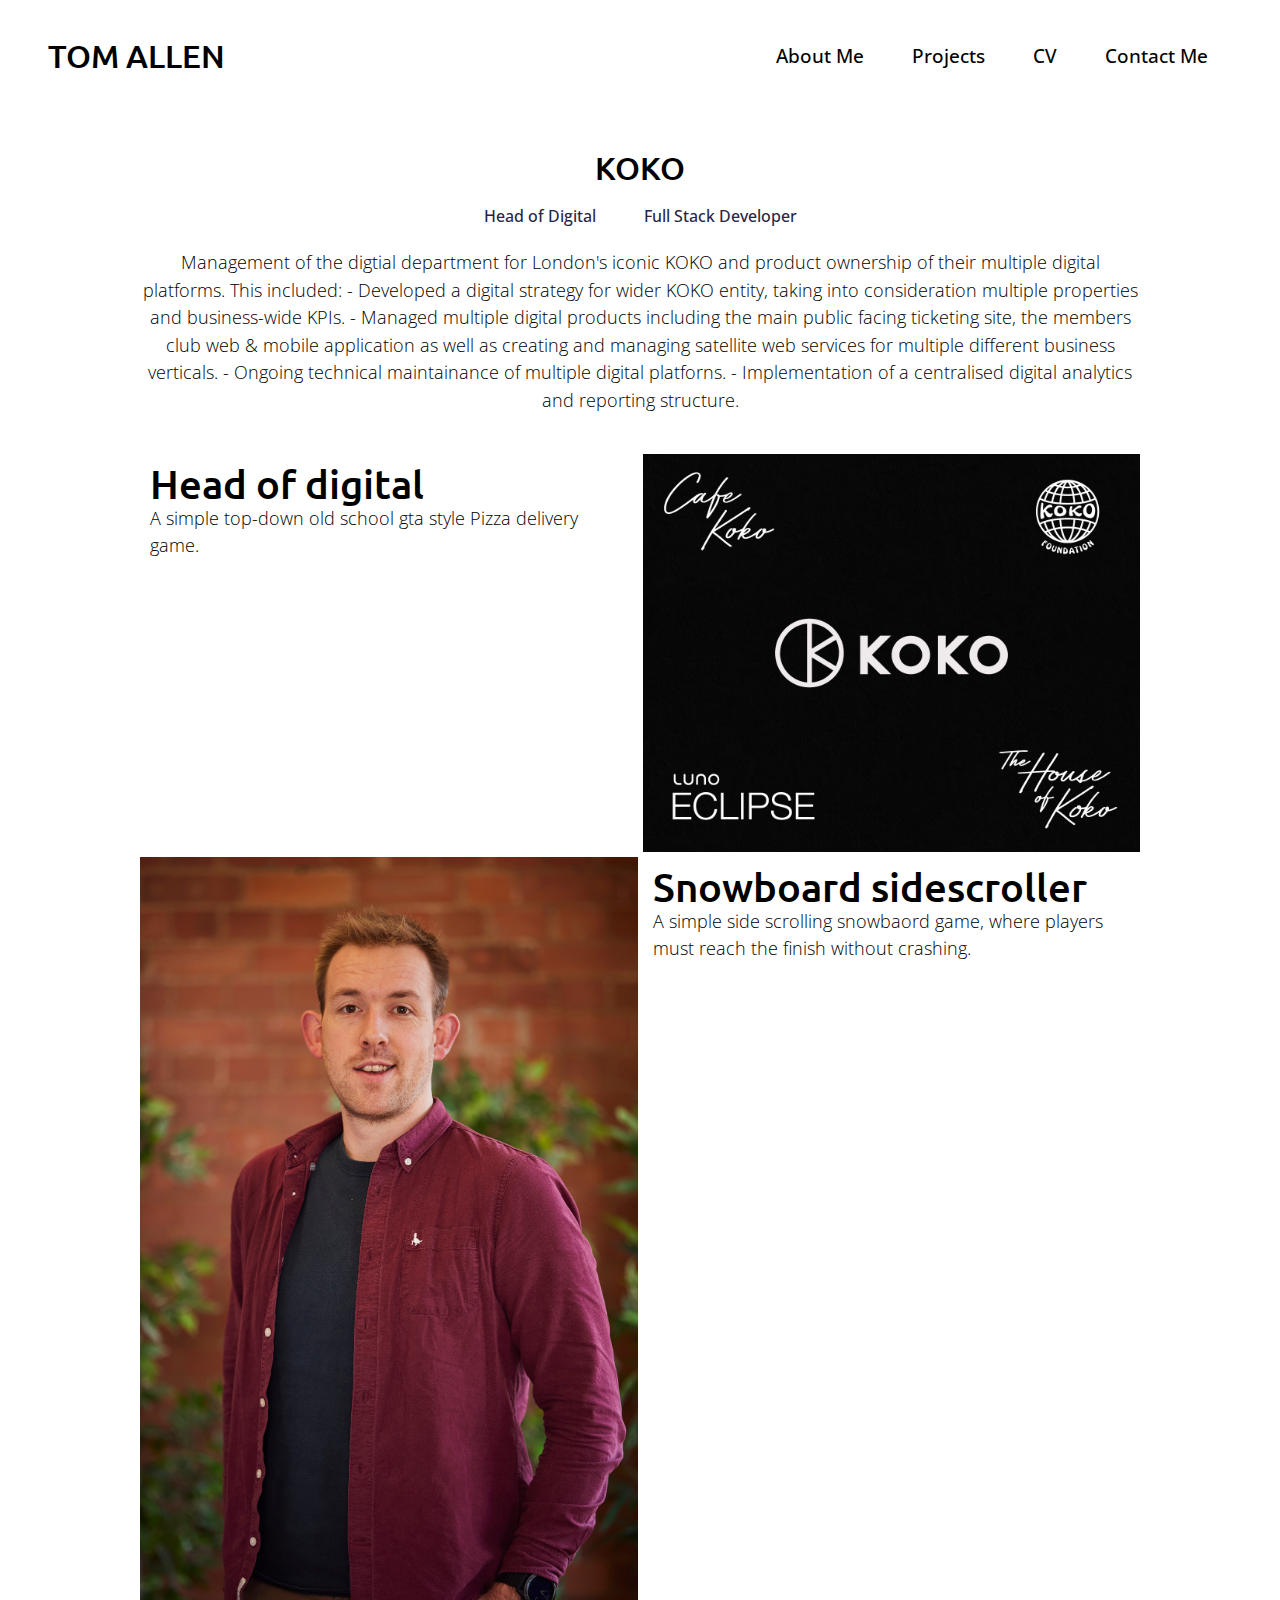
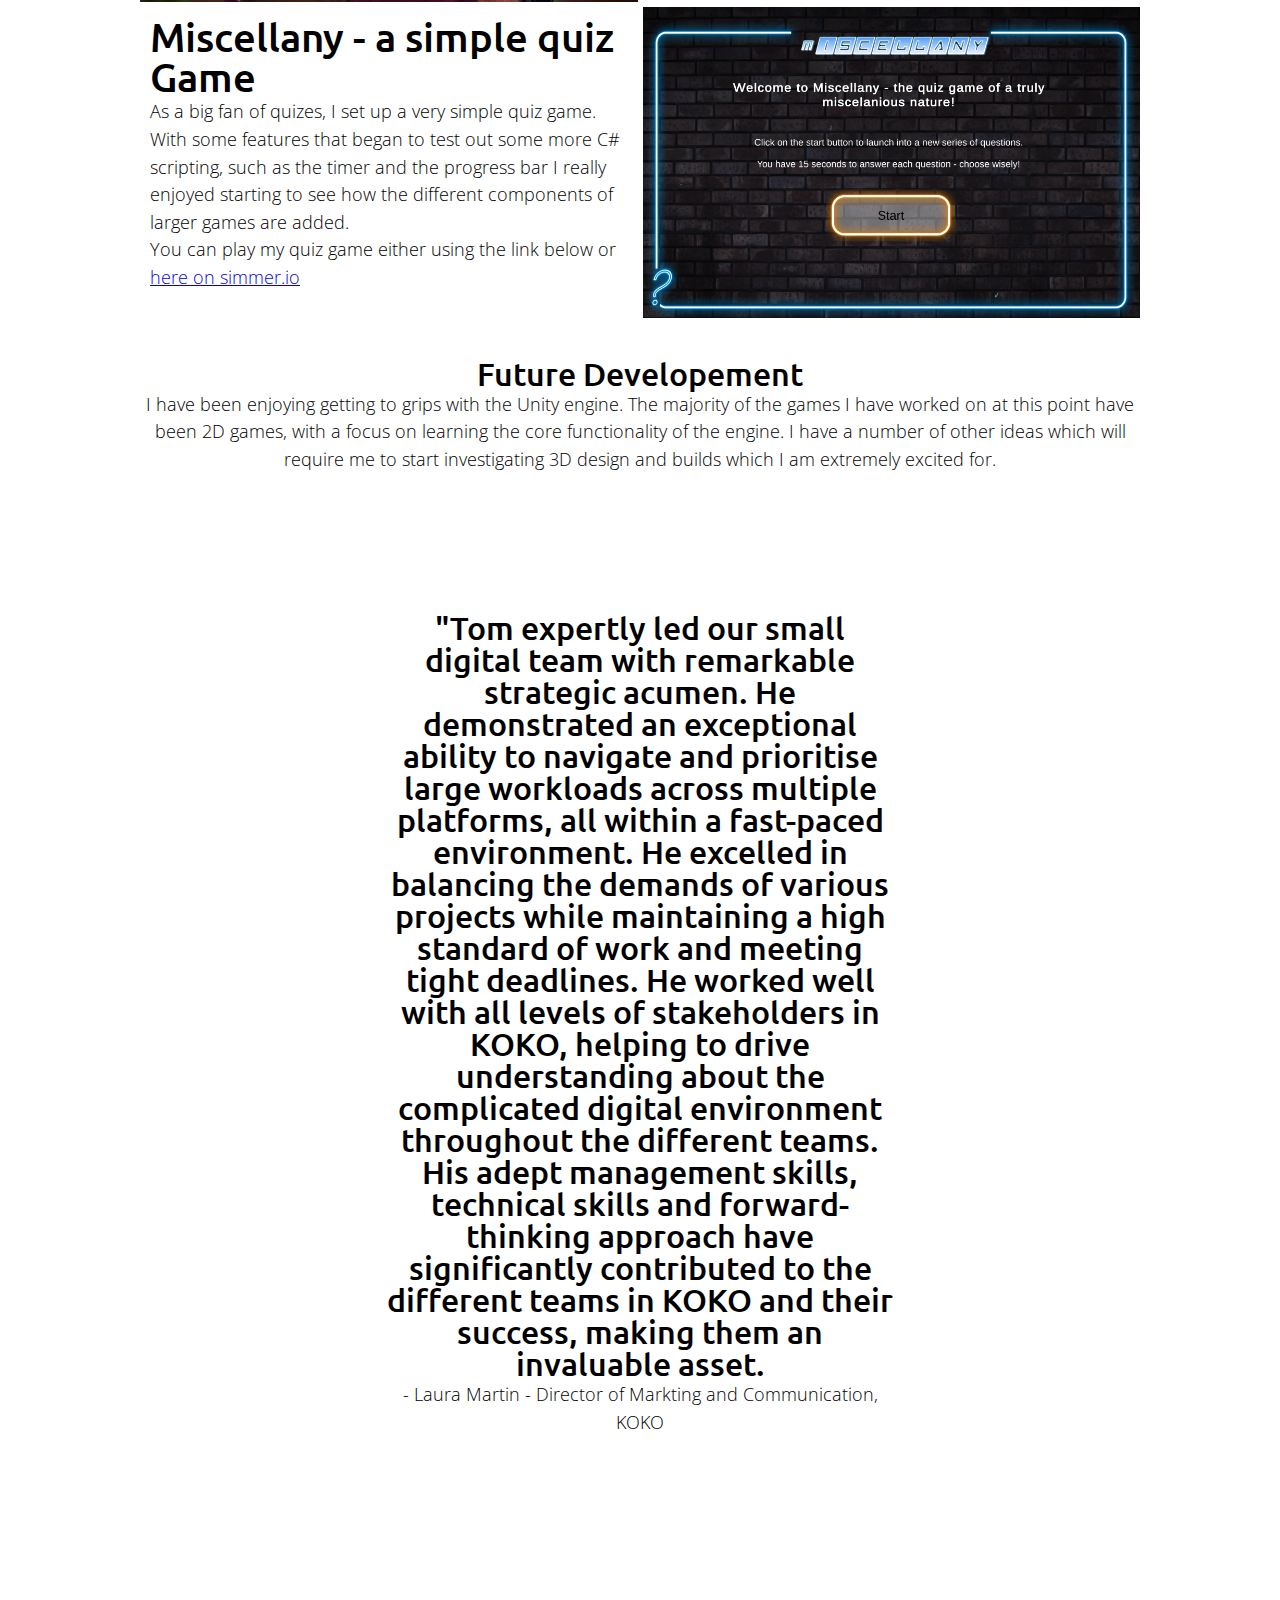
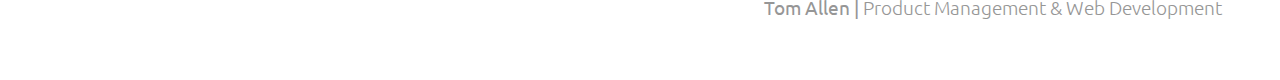
<file: koko.html>
<!DOCTYPE html>
<html lang="en">

<head>
  <!-- Google tag (gtag.js) -->
  <script async src="https://www.googletagmanager.com/gtag/js?id=G-NHVZT6S4FH"></script>
  <script>
    window.dataLayer = window.dataLayer || [];
    function gtag() { dataLayer.push(arguments); }
    gtag('js', new Date());

    gtag('config', 'G-NHVZT6S4FH');
  </script>
  <meta charset="UTF-8">
  <meta http-equiv="X-UA-Compatible" content="IE=edge">
  <meta name="viewport" content="width=device-width, initial-scale=1">
  <title>Tom Allen - Projects - Flexbox</title>
  <meta name="description" content="Details about my work at KOKO">
  <meta name="author" content="Tom Allen">
  <script src="main.js"></script>

  <link rel="stylesheet" href="https://use.fontawesome.com/releases/v5.6.3/css/all.css">
  <link rel="stylesheet" href="style.css">
  <link rel="icon" href="images/favicon.ico">

  <link rel="preconnect" href="https://fonts.googleapis.com">
  <link rel="preconnect" href="https://fonts.gstatic.com" crossorigin>
  <link href="https://fonts.googleapis.com/css2?family=Roboto:wght@100;300;500;900&display=swap" rel="stylesheet">
  <link href="https://fonts.googleapis.com/css2?family=Comfortaa&display=swap" rel="stylesheet">
</head>

<body>

  <main-nav></main-nav>
  <mobile-nav></mobile-nav>


  <div class="global-container">
    <div class="container-content">
      <h2>
        KOKO
      </h2>

      <ul>
        <li>Head of Digital</li>
        <li>Full Stack Developer</li>
      </ul>

      <p>Management of the digtial department for London's iconic KOKO and product ownership of their multiple digital platforms.
      This included:
      - Developed a digital strategy for wider KOKO entity, taking into consideration multiple properties and business-wide
      KPIs.
      - Managed multiple digital products including the main public facing ticketing site, the members club web & mobile
      application as well as creating and managing satellite web services for multiple different business verticals.
      - Ongoing technical maintainance of multiple digital platforns.
      - Implementation of a centralised digital analytics and reporting structure.
      </p>


    </div>
  </div>

  <div class="global-container">
    <div class=cards-container>
      <div class=card>
        <h3>Head of digital</h3>
        <p>A simple top-down old school gta style Pizza delivery game.</p>
      </div>

      <img class="game-img" src="/images/KOKO Portfolio Cover Image.jpg" alt="KOKO Digital Properties">

      <img class="game-img" src="/images/profile_pic_2.jpg" alt="tomallenprofile">
      <div class=card>
        <h3>Snowboard sidescroller</h3>
        <p>A simple side scrolling snowbaord game, where players must
        reach the finish without crashing.</p>
      </div>


      <div class=card>
        <h3>Miscellany - a simple quiz Game</h3>
        <p>
          As a big fan of quizes, I set up a very simple quiz game. With some features that began to
          test out some more C# scripting, such as the timer and the progress bar I really enjoyed
          starting to see how the different components of larger games are added.
        </p>
        <p>You can play my quiz game either using the link below or
           <a href="https://i.simmer.io/@TomJAllen/miscellany">here on simmer.io</a>
        </p>
      </div>

        <img class="game-img" src="/images/quiz_game.png" alt="quizgamestart">

    </div>
  </div>

  <div class="container-content">
    <h2>
      Future Developement
    </h2>

    <p>
      I have been enjoying getting to grips with the Unity engine. The majority of the games
      I have worked on at this point have been 2D games, with a focus on learning the core
      functionality of the engine. I have a number of other ideas which will require me to start
      investigating 3D design and builds which I am extremely excited for.

    </p>

  </div>

  <div class="container-quote">
    <h2>"Tom expertly led our small digital team with remarkable strategic acumen. He demonstrated an exceptional ability
      to
      navigate and prioritise large workloads across multiple platforms, all within a fast-paced environment. He excelled
      in
      balancing the demands of various projects while maintaining a high standard of work and meeting tight deadlines. He
      worked well with all levels of stakeholders in KOKO, helping to drive understanding about the complicated digital
      environment throughout the different teams. His adept management skills, technical skills and forward-thinking
      approach
      have significantly contributed to the different teams in KOKO and their success, making them an invaluable asset.
    </h2>
    <p>- Laura Martin - Director of Markting and Communication, KOKO </p>
  </div>





  <main-footer></main-footer>


</body>

</html>
</file>
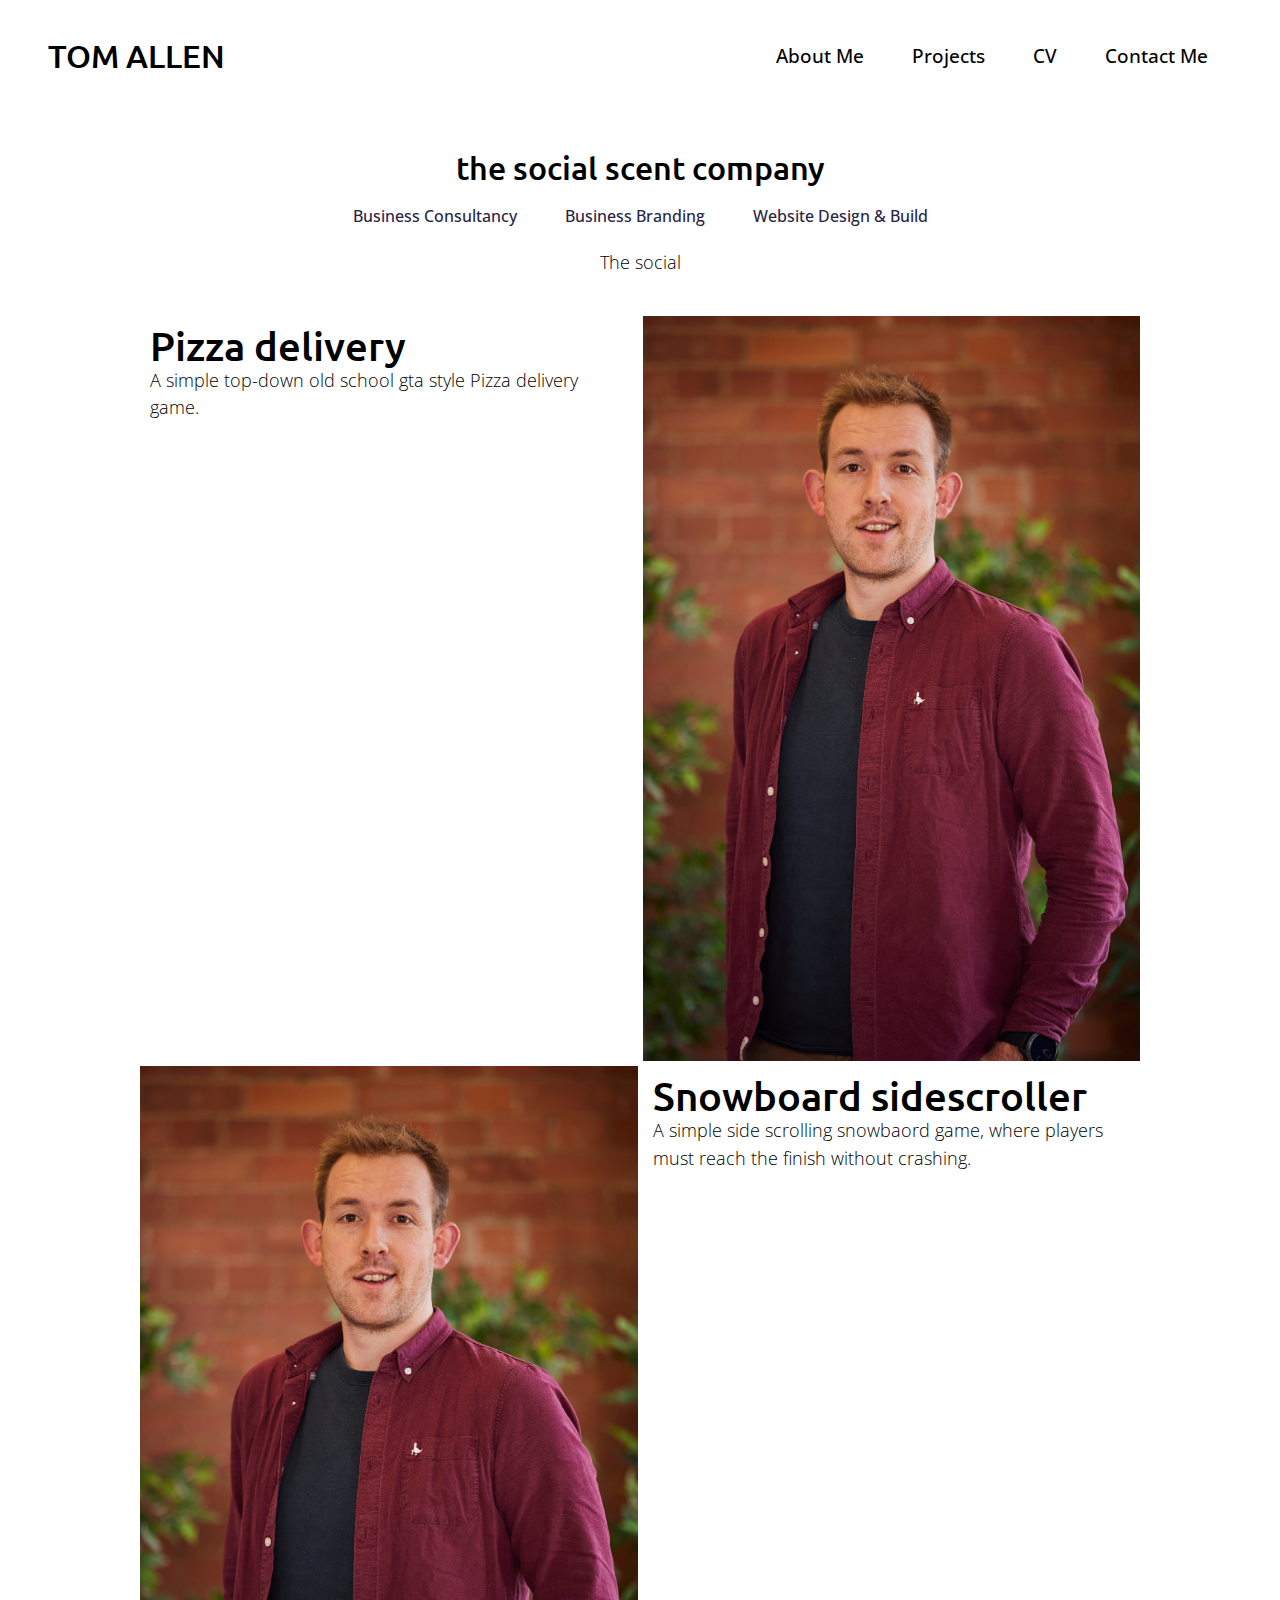
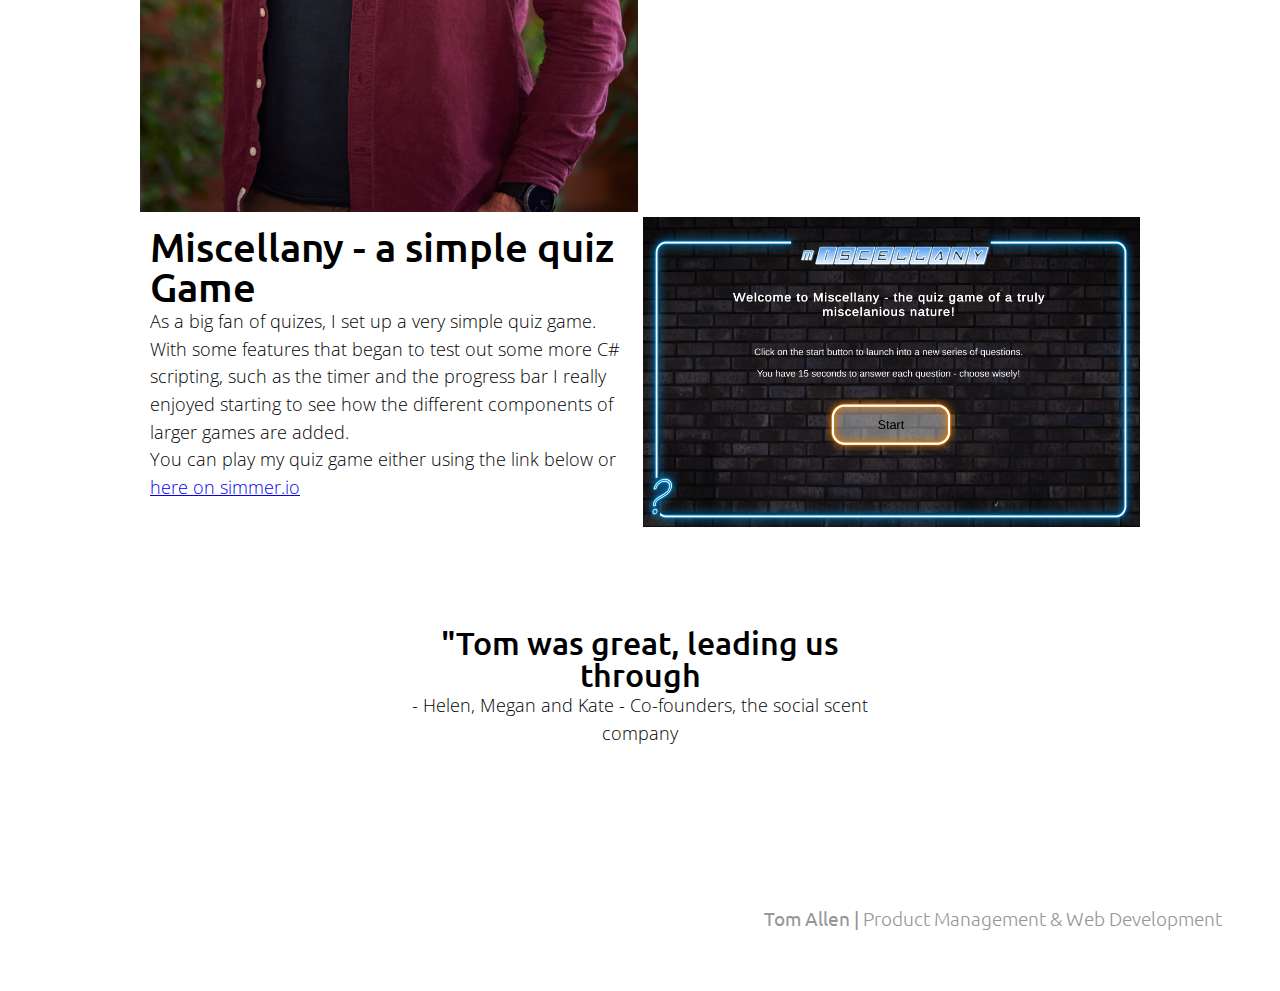
<file: tssc.html>
<!DOCTYPE html>
<html lang="en">

<head>
  <!-- Google tag (gtag.js) -->
  <script async src="https://www.googletagmanager.com/gtag/js?id=G-NHVZT6S4FH"></script>
  <script>
    window.dataLayer = window.dataLayer || [];
    function gtag() { dataLayer.push(arguments); }
    gtag('js', new Date());

    gtag('config', 'G-NHVZT6S4FH');
  </script>
  <meta charset="UTF-8">
  <meta http-equiv="X-UA-Compatible" content="IE=edge">
  <meta name="viewport" content="width=device-width, initial-scale=1">
  <title>Tom Allen - Projects - the social scent company</title>
  <meta name="description" content="Details about my work with the social scent company">
  <meta name="author" content="Tom Allen">
  <script src="main.js"></script>

  <link rel="stylesheet" href="https://use.fontawesome.com/releases/v5.6.3/css/all.css">
  <link rel="stylesheet" href="style.css">
  <link rel="icon" href="images/favicon.ico">

  <link rel="preconnect" href="https://fonts.googleapis.com">
  <link rel="preconnect" href="https://fonts.gstatic.com" crossorigin>
  <link href="https://fonts.googleapis.com/css2?family=Roboto:wght@100;300;500;900&display=swap" rel="stylesheet">
  <link href="https://fonts.googleapis.com/css2?family=Comfortaa&display=swap" rel="stylesheet">
</head>

<body>

  <main-nav></main-nav>
  <mobile-nav></mobile-nav>


  <div class="global-container">
    <div class="container-content">
      <h2>
        the social scent company
      </h2>

      <ul>
        <li>Business Consultancy</li>
        <li>Business Branding</li>
        <li>Website Design & Build</li>
      </ul>

      <p>The social</p>

    </div>
  </div>

  <div class="global-container">
    <div class=cards-container>
      <div class=card>
        <h3>Pizza delivery</h3>
        <p>A simple top-down old school gta style Pizza delivery game.</p>
      </div>

      <img class="game-img" src="/images/profile_2.jpg" alt="tomallenprofile">

      <img class="game-img" src="/images/profile_2.jpg" alt="tomallenprofile">
      <div class=card>
        <h3>Snowboard sidescroller</h3>
        <p>A simple side scrolling snowbaord game, where players must
        reach the finish without crashing.</p>
      </div>


      <div class=card>
        <h3>Miscellany - a simple quiz Game</h3>
        <p>
          As a big fan of quizes, I set up a very simple quiz game. With some features that began to
          test out some more C# scripting, such as the timer and the progress bar I really enjoyed
          starting to see how the different components of larger games are added.
        </p>
        <p>You can play my quiz game either using the link below or
           <a href="https://i.simmer.io/@TomJAllen/miscellany">here on simmer.io</a>
        </p>
      </div>

        <img class="game-img" src="/images/quiz_game.png" alt="quizgamestart">

    </div>
  </div>

  <div class="container-quote">
    <h2>"Tom was great, leading us through
    </h2>
    <p>- Helen, Megan and Kate - Co-founders, the social scent company </p>
  </div>




  <main-footer></main-footer>


</body>

</html>
</file>
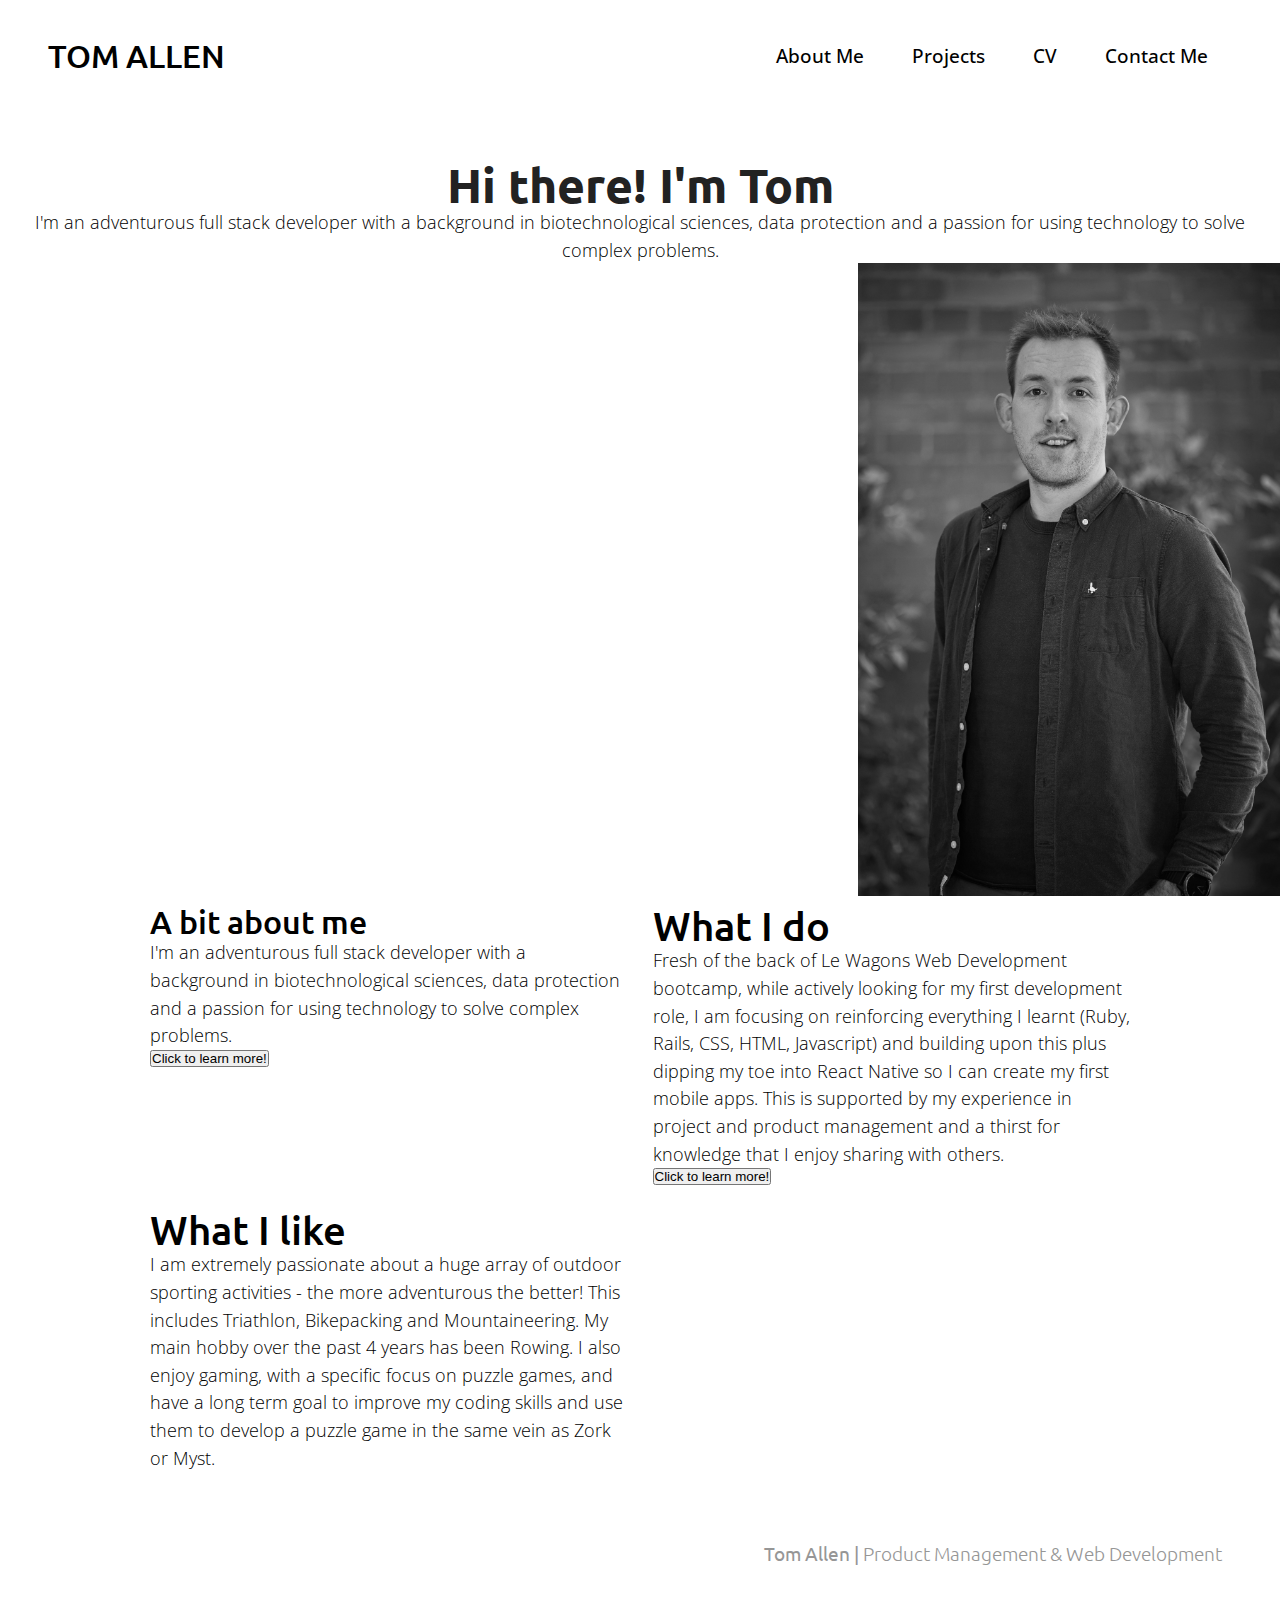
<file: html/about_me.html>
<!DOCTYPE html>
<html lang="en">
<head>
  <meta charset="UTF-8">
  <meta http-equiv="X-UA-Compatible" content="IE=edge">
  <meta name="viewport" content="width=device-width, initial-scale=1">
  <title>Tom Allen - About Me</title>
  <script src="../main.js"></script>
  <link rel="stylesheet" href="https://use.fontawesome.com/releases/v5.6.3/css/all.css">
  <link rel="stylesheet" href="../style.css">
  <link rel="preconnect" href="https://fonts.googleapis.com">
  <link rel="preconnect" href="https://fonts.gstatic.com" crossorigin>
  <link href="https://fonts.googleapis.com/css2?family=Roboto:wght@100;300;500;900&display=swap" rel="stylesheet">
  <link href="https://fonts.googleapis.com/css2?family=Comfortaa&display=swap" rel="stylesheet">
</head>

<body>

  <main-nav></main-nav>

  <div class="global-container">
    <div class="container-hero">
      <div class="hero-left">
        <h1 id=title>Hi there! I'm Tom</h1>
        <p>I'm an adventurous full stack developer with a background in biotechnological sciences, data protection and a
          passion
          for using technology to solve complex problems.</p>
      </div>
      <img id="profile-pic" src="/images/profile_2.jpg" alt="tomallenprofile">
    </div>
  </div>

  <div class="fwh-slide">
    <div class=cards-container>
      <div class=card>
        <h2 class=headers>A bit about me</h2>
        <p>I'm an adventurous full stack developer with a background in biotechnological sciences, data protection and a
          passion
          for using technology to solve complex problems.
        </p>
        <button class="noselect">Click to learn more!</button>
      </div>

      <div class=card>
        <h3 class=sub-headers>What I do</h3>
        <p>Fresh of the back of Le Wagons Web Development bootcamp, while actively looking for my first development role, I
          am
          focusing on reinforcing everything I learnt (Ruby, Rails, CSS, HTML, Javascript) and building upon this plus
          dipping my
          toe into React Native so I can create my first mobile apps.
          This is supported by my experience in project and product management and a thirst for knowledge that I enjoy
          sharing
          with others.</p>
        <button class="noselect">Click to learn more!</button>
      </div>

      <div class=card>
        <h3 class="sub-headers">What I like</h3>
        <p>I am extremely passionate about a huge array of outdoor sporting activities - the more adventurous the better!
          This
          includes Triathlon, Bikepacking and Mountaineering. My main hobby over the past 4 years has been Rowing. I also
          enjoy gaming, with a specific focus on puzzle games, and have a long term goal to improve my coding skills and
          use them to develop a puzzle game in the same vein as Zork or Myst.
        </p>
      </div>
    </div>
  </div>





  <main-footer></main-footer>

</body>
</html>
</file>
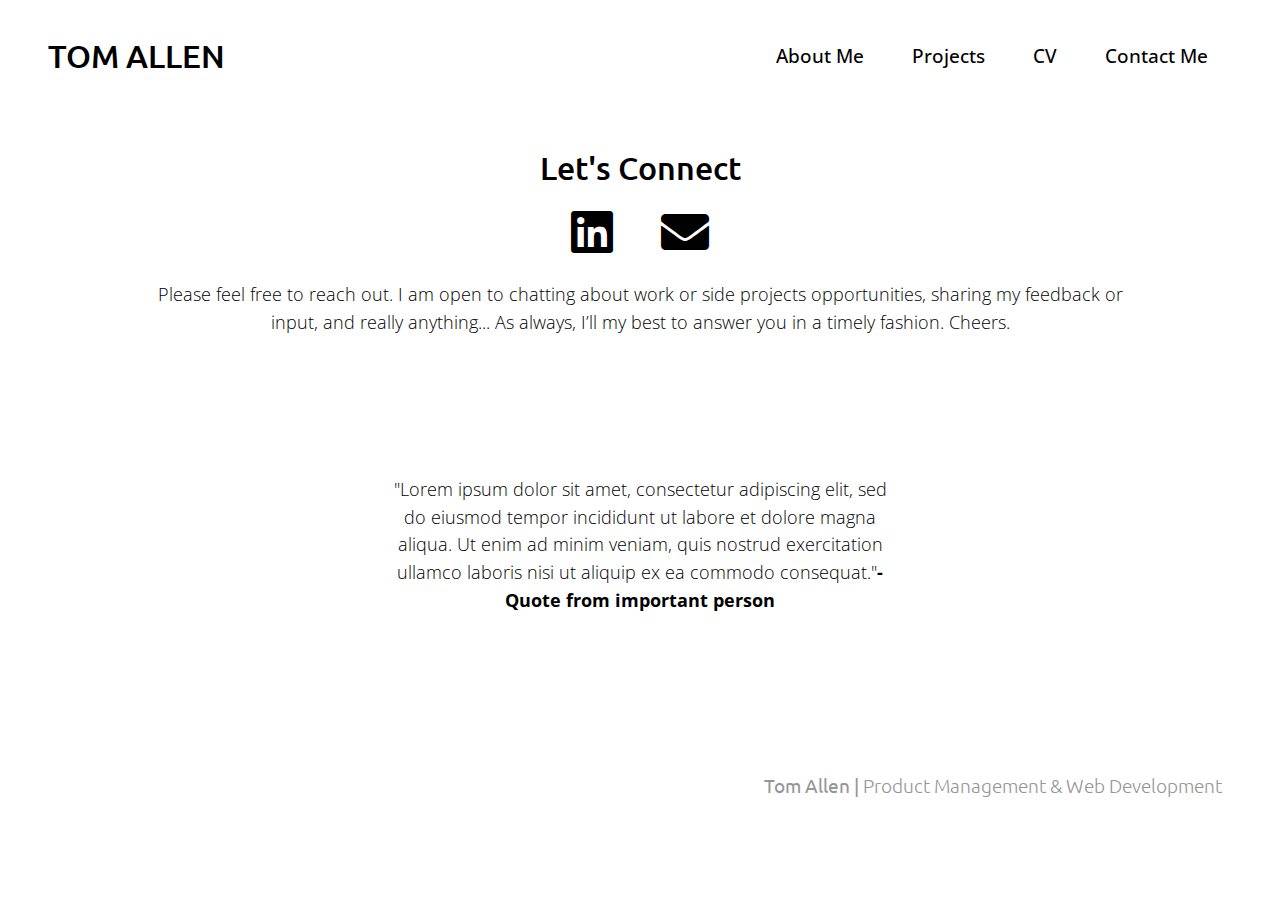
<file: html/contact_me.html>
<!DOCTYPE html>
<html lang="en">

<head>
  <meta charset="UTF-8">
  <meta http-equiv="X-UA-Compatible" content="IE=edge">
  <meta name="viewport" content="width=device-width, initial-scale=1">
  <title>Tom Allen - CV</title>
  <script src="../main.js"></script>

  <link rel="stylesheet" href="https://use.fontawesome.com/releases/v5.6.3/css/all.css">
  <link rel="stylesheet" href="../style.css">
  <link rel="preconnect" href="https://fonts.googleapis.com">
  <link rel="preconnect" href="https://fonts.gstatic.com" crossorigin>
  <link href="https://fonts.googleapis.com/css2?family=Roboto:wght@100;300;500;900&display=swap" rel="stylesheet">
  <link href="https://fonts.googleapis.com/css2?family=Comfortaa&display=swap" rel="stylesheet">
</head>

<body>

  <main-nav></main-nav>



<div class="global-container">
  <div class="container-content">
    <h2>
      Let's Connect
    </h2>
    <ul>
      <li>
        <a href="https://www.linkedin.com/in/thomasallen91/" target="_blank">
          <i id="linkedin" class="fab fa-linkedin"></i>
        </a>
      </li>
      <li>
        <a href="mailto:thomasjamesallen91@gmail.com" target="_blank">
          <i id="email" class="fa fa-envelope"></i>
        </a>
      </li>
    </ul>
    <p>
      Please feel free to reach out.
      I am open to chatting about work or side projects opportunities, sharing my feedback or input, and really
      anything... As
      always, I’ll my best to answer you in a timely fashion. Cheers.
    </p>
  </div>
</div>


  <div class="container-quote">
    <p>"Lorem ipsum dolor sit amet, consectetur adipiscing elit, sed do eiusmod tempor incididunt ut labore et dolore
      magna
      aliqua. Ut enim ad minim veniam, quis nostrud exercitation ullamco laboris nisi ut aliquip ex ea commodo
      consequat."<span class="quotee">- Quote from important person</span></p>
  </div>



  <main-footer></main-footer>


</body>

</html>
</file>
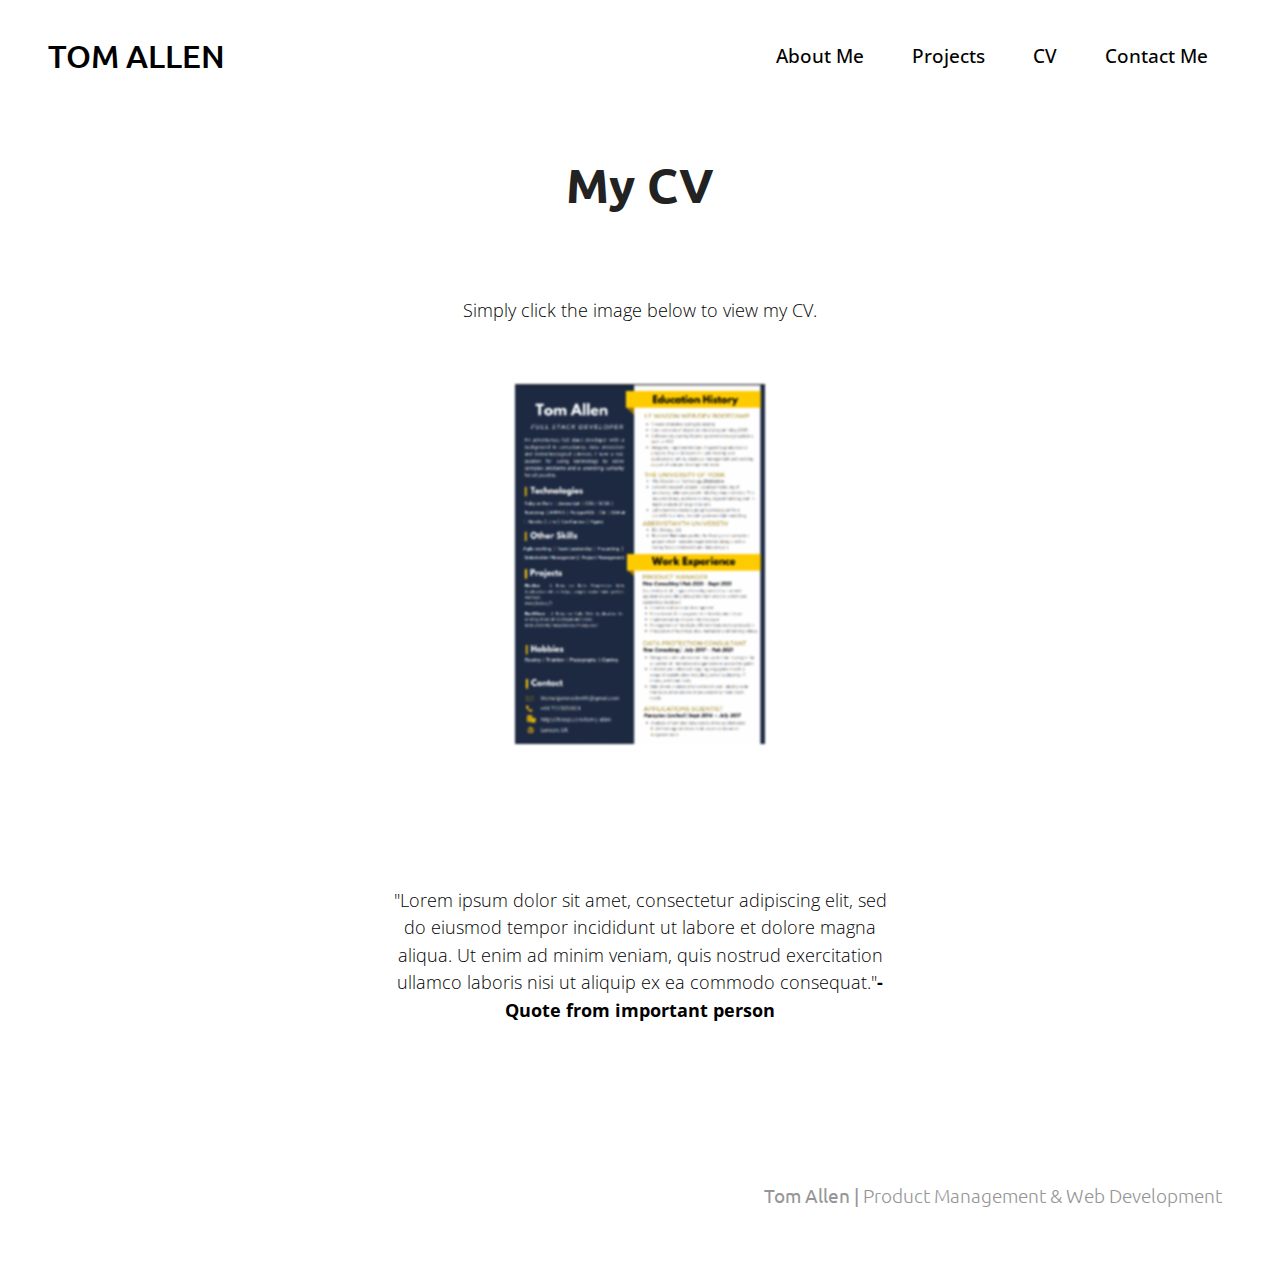
<file: html/cv.html>
<!DOCTYPE html>
<html lang="en">
<head>
  <meta charset="UTF-8">
  <meta http-equiv="X-UA-Compatible" content="IE=edge">
  <meta name="viewport" content="width=device-width, initial-scale=1">
  <title>Tom Allen - CV</title>
  <script src="../main.js"></script>
  <link rel="stylesheet" href="https://use.fontawesome.com/releases/v5.6.3/css/all.css">
  <link rel="stylesheet" href="../style.css">
  <link rel="preconnect" href="https://fonts.googleapis.com">
  <link rel="preconnect" href="https://fonts.gstatic.com" crossorigin>
  <link href="https://fonts.googleapis.com/css2?family=Roboto:wght@100;300;500;900&display=swap" rel="stylesheet">
  <link href="https://fonts.googleapis.com/css2?family=Comfortaa&display=swap" rel="stylesheet">
</head>

<body>
    <main-nav></main-nav>



    <div class="container-hero">
      <h1>My CV</h1>
    </div>

    <div class="container-content">
      <p>Simply click the image below to view my CV.</p>
      <a href="/Tom Allen CV.pdf" target="_blank"><img src="/images/Tom Allen CV img.png" alt="Tom Allen CV image" class="cv-download-img"></a>
    </div>

    <div class="container-quote">
      <p>"Lorem ipsum dolor sit amet, consectetur adipiscing elit, sed do eiusmod tempor incididunt ut labore et dolore magna
      aliqua. Ut enim ad minim veniam, quis nostrud exercitation ullamco laboris nisi ut aliquip ex ea commodo consequat."<span class="quotee">- Quote from important person</span></p>
    </div>



    <main-footer></main-footer>

</body>
</html>
</file>
<file: style.css>
/*-------fonts--------*/
@import url("http://fonts.googleapis.com/css?family=Open+Sans:400,300,700|Poppins:300,400,500,700");
@import url('https://fonts.googleapis.com/css2?family=Ubuntu:ital,wght@0,300;0,400;0,500;0,700;1,300;1,500;1,700&display=swap');

/*-------Basic Rules--------*/
* {
  margin: 0;
  padding: 0;
  line-height: 1;
}

body {
  overscroll-behavior: none;
  font-family: 'Open Sans', sans-serif;
  font-weight: 300;
  color: #222222;
  }

h1{
  font-family: 'Ubuntu', sans-serif;
  font-weight: 700;
  font-size: 3em;
  color: #222222;
}

h2 {
  font-family: 'Ubuntu', sans-serif;
  font-weight: 500;
  font-size: 2em;
  color: black;
  align-self: center;
}

h3 {
  font-family: 'Ubuntu', sans-serif;
  font-weight: 500;
  font-size: 2.5em;
  color: black;
  align-self: center;
}

p {
  font-size: 1.15em;
  color: black;
  align-self: center;
  line-height: 1.5em;
}

a:hover {
  text-decoration: underline;
  color: #7209B7
}

ul {
  list-style: none;
  display: flex;
  flex-direction: row;
  justify-content:center;
  align-items: center;
}

li {
  padding: 1.5em;
  list-style: none;
  font-weight: 500;
}

.game ul {
  display: block;
}

.game li {
  list-style: circle;
  list-style-position: inside;
  padding: 0.5em;
}

/*-------Page Layout--------*/

.global-container {
  width: 100vw;
}

.container-hero {
  color: #272343;
  margin: 0 auto;
  text-align: center;
  padding: 3em 0em;
}

.container-content {
  width: 80vw;
  max-width: 1000px;
  color: #272343;
  margin: 0 auto;
  text-align: center;
  padding: 40px 0px;
}

.container-quote {
  width: 40vw;
  max-width: 700px;
  color: #272343;
  margin: 0 auto;
  text-align: center;
  padding: 100px 0px;
}

@media screen and (min-width:800px) {
  .projects-container {
    width: 80vw;
    max-width: 1000px;
    margin: 0 auto;
    display: grid;
    grid-template-columns: 1fr 1fr;
    gap: 10px;
  }
  .cards-container {
    width: 80vw;
    max-width: 1000px;
    margin: 0 auto;
    display: grid;
    grid-template-columns: 1fr 1fr;
    gap: 5px;
  }

  .game {
    display: grid;
    grid-template-columns: 1fr 1fr;
    gap: 10px;
  }
}

@media only screen and (max-width: 800px) {
  .projects-container {
    display: grid;
    grid-template-columns: 1fr;
    gap: 5px;
    padding: 10px;
    max-width: 100vw;
  }

  .container-quote {
    width: 90vw;
  }

  .cards-container {
    display: grid;
    grid-template-columns: 1fr;
    gap: 5px;
    padding: 5px;
  }

  .game {
    display: grid;
    grid-template-columns: 1fr;
    gap: 10px;
  }
}

.games-container {
  width: 80vw;
  max-width: 1000px;
  margin: 0 auto;
}

.game-title{
  text-align: center;
  padding: 2vh 0px;


}

.project {
  background-color: #2c3e50;
  padding: 10px;
  height: 300px;
  text-decoration: none;
  /* position: relative; */
  background-position: center center;
  background-repeat: no-repeat;
  background-size: cover;
}

/* .project-img{
  width: auto;
  height: auto;
  max-width: 100%;
  position: absolute;
  background-position: center center;
  background-repeat: no-repeat;
} */

#project-koko {
  background-image: url(images/KOKO\ Portfolio\ Cover\ Image\ Simple.jpg);
}

#project-tssc {
  background-image: url(images/TSSC\ Cover\ Image\ HQ.jpg);
}

#project-sfyi {
  background-image: url(images/SFYI\ Portfolio\ Cover\ Image.jpg);
}

#project-nine {
  background-image: url(images/9ine\ Portfolio\ Cover\ Image\ simple.jpg);
}

.project-details{
  background-color:rgba(255, 255, 255, 0.8);
  width: 80%;
  text-align: center;
  padding: 10px 4px;
  position: absolute;
  /* left: auto;
  right: auto; */
  bottom: 10px;
}



@media screen and (min-width:800px) {

}



.card {
  padding: 10px;

}


/*-------Navbar--------*/
nav {
  background-color: white;
  height: 7em;
  width: 100vw;
  padding: 0;
  display: flex;
  flex-direction: row;
  justify-content: space-between;
}


nav a{
  margin-left: 3em;
  text-decoration: none;
  align-self: center;
}

nav a:hover {
  text-decoration: none;
}

nav ul {
  margin-right:3em;
  padding: 0;
  display: flex;
  flex-direction: row;
  justify-content: space-between;
  align-items: center;
}

nav li{
  padding: 1.5em;
  list-style: none;
  font-weight: 500;
}

nav ul a {
  box-shadow: inset 0 0 0 0 #000000;
  color: #000000;
  margin: 0 -.25rem;
  padding: 0 .25rem;
  transition: color .3s ease-in-out, box-shadow .3s ease-in-out;
  text-decoration: none;
  font-size: 1.2em;
}

nav ul a:hover {
  box-shadow: inset 110px 0 0 0 #000000;
  color: white;
  text-decoration: none;
}

/*-------Mobile Navbar--------*/

#mobile-nav {
  overflow: hidden;
  position: relative;
}

#mobile-nav #myLinks {
  display: none;
}

#mobile-nav a {
  color: #000;
  padding: 14px 16px;
  text-decoration: none;
  text-align: center;
  display: block;
}

#mobile-nav a.icon {
  display: block;
  position: absolute;
  right: 0;
  top: 0;
  font-size: 1em;

}

.active {
  color: white;
}

@media only screen and (max-width: 800px) {
  #header {
    display: none;
  }
}

@media only screen and (min-width: 800px) {
  #mobile-nav{
    display: none;
  }
}

/*-------Footer--------*/
#footer {
  background-color: #ffffff;
  height: 9em;
  width: 100vw;
  padding: 0;
  display: flex;
  justify-content: end;
}

#footer-name{
  font-family: 'Ubuntu', sans-serif;
  font-weight: 300;
  font-size: 1.2em;
  color: #969696;
  margin-right: 3em;
  align-self: center;
  text-decoration: none;
}

@media only screen and (max-width: 800px) {
  #footer{
    justify-content: center;
  }

  #footer-name {
    font-size: 0.9em;
    margin-right: 0;
  }
}

/*-------Other componenets--------*/

#profile-pic{
  max-width: 33vw;
  column-span: 2;
  margin: 0 auto;
  -webkit-filter: grayscale(100%);
    /* Safari 6.0 - 9.0 */
    filter: grayscale(100%);
    float: right;
}

.game-img{
  width: 100%;
  margin: auto;
}

.cv-download-img{
  background-image: url("Tom\ Allen\ CV.pdf");
  background-color: #560BAD;
  height: 40vh;
  filter: blur(1px);
  margin-top: 60px;
}

#caption{
  position:absolute;
  bottom: 0;
  left: 50%;
  font-size: 0.5em;
  background-color: #ffffff;
}

.quotee {
  font-weight: bold;
}

i {
  font-size: 3em;
  box-shadow: inset 0 0 0 0 #000000;
  color: #000000;
  margin: 0 -.25rem;
  padding: 0 .25rem;
  transition: color .3s ease-in-out, box-shadow .3s ease-in-out;
  text-decoration: none;}

#linkedin:hover{
  /* box-shadow: inset 100px 0 0 0 #000000; */
  color: #0173b1;
  text-decoration: none;
}

#email:hover {
  /* box-shadow: inset 100px 0 0 0 #000000; */
  color: #ce483c;
  text-decoration: none;
}


/* Skills bars */

.skills-bar {
  padding: 25px 30px;
}

.skills-bar .bar {
  margin: 25px 0;
}

.skills-bar .bar .info span {
  font-size: 1rem;
  font-weight: 500;
}

.skills-bar .bar .info {
  margin-bottom: 8px;
  color: #000;
}

.skills-bar .bar .progress-line {
  position: relative;
  height: 10px;
  width: 100%;
  background: #f0f0f0;
  border-radius: 10px;
  transform: scaleX(0);
  transform-origin: left;
  animation: animate 1s cubic-bezier(1, 0, 0.5, 1) forwards;
}

.bar .progress-line span {
  position: absolute;
  background: #000;
  height: 100%;
  border-radius: 10px;
  transform: scaleX(0);
  transform-origin: left;
  animation: animate 1s 1s cubic-bezier(1, 0, 0.5, 1) forwards;
}

@keyframes animate {
  100% {
    transform: scaleX(1);
  }
}

.progress-line .html {
  width: 80%;
}

.progress-line .css {
  width: 70%;
}

.progress-line .bootstrap {
  width: 50%;
}

.progress-line .python {
  width: 65%;
}

.progress-line .javascript {
  width: 30%;
}

.progress-line .c {
  width: 50%;
}

/* .bar .progress-line span::before {
  position: absolute;
  content: "";
  height: 0;
  right: 0;
  top: -12px;
  width: 0;
  border: 7px solid transparent;
  border-bottom-width: 0px;
  border-right-width: 0px;
  border-top-style: #f0f0f0;
  border-top-color: #f0f0f0;
} */
/*
.bar .progress-line span::after {
  position: absolute;
  right: 0;
  top: -28px;
  color: #07374a;
  font-size: 12px;
  font-weight: 700;
  background: #f0f0f0;
  padding: 1px 8px;
  border-radius: 3px;
} */

/* .progress-line .html::after {
  content: "80%";
}

.progress-line .css::after {
  content: "70%";
}

.progress-line .bootstrap::after {
  content: "50%";
}

.progress-line .python::after {
  content: "65%";
}

.progress-line .javascript::after {
  content: "30%";
}

.progress-line .c::after {
  content: "50%";
} */

.navbar.solid {
  background-color: #163744;
  transition: background-color 1s ease 0s;
  box-shadow: 0 0 4px rgb(7 55 74 / 20%);
  z-index: 500;
}

.navbar.solid .navbar-brand {
  display: inline-block;
  color: #f0f0e6;
  transition: color 1s ease 0s;
}

.navbar-brand {
  display: none;
  color: #f0f0e6;
  font-weight: 400;
}

.work-arrow {
  margin: 2rem 0;
}

.work-arrow a {
  font-size: 1rem;
  text-decoration: none;
  color: #06f5cd;
}

.work-arrow-2 {
  margin: 2rem 0;
}

.work-arrow-2 a {
  font-size: 1rem;
  text-decoration: none;
  color: #25b79f;
  display: none;
}
</file>
